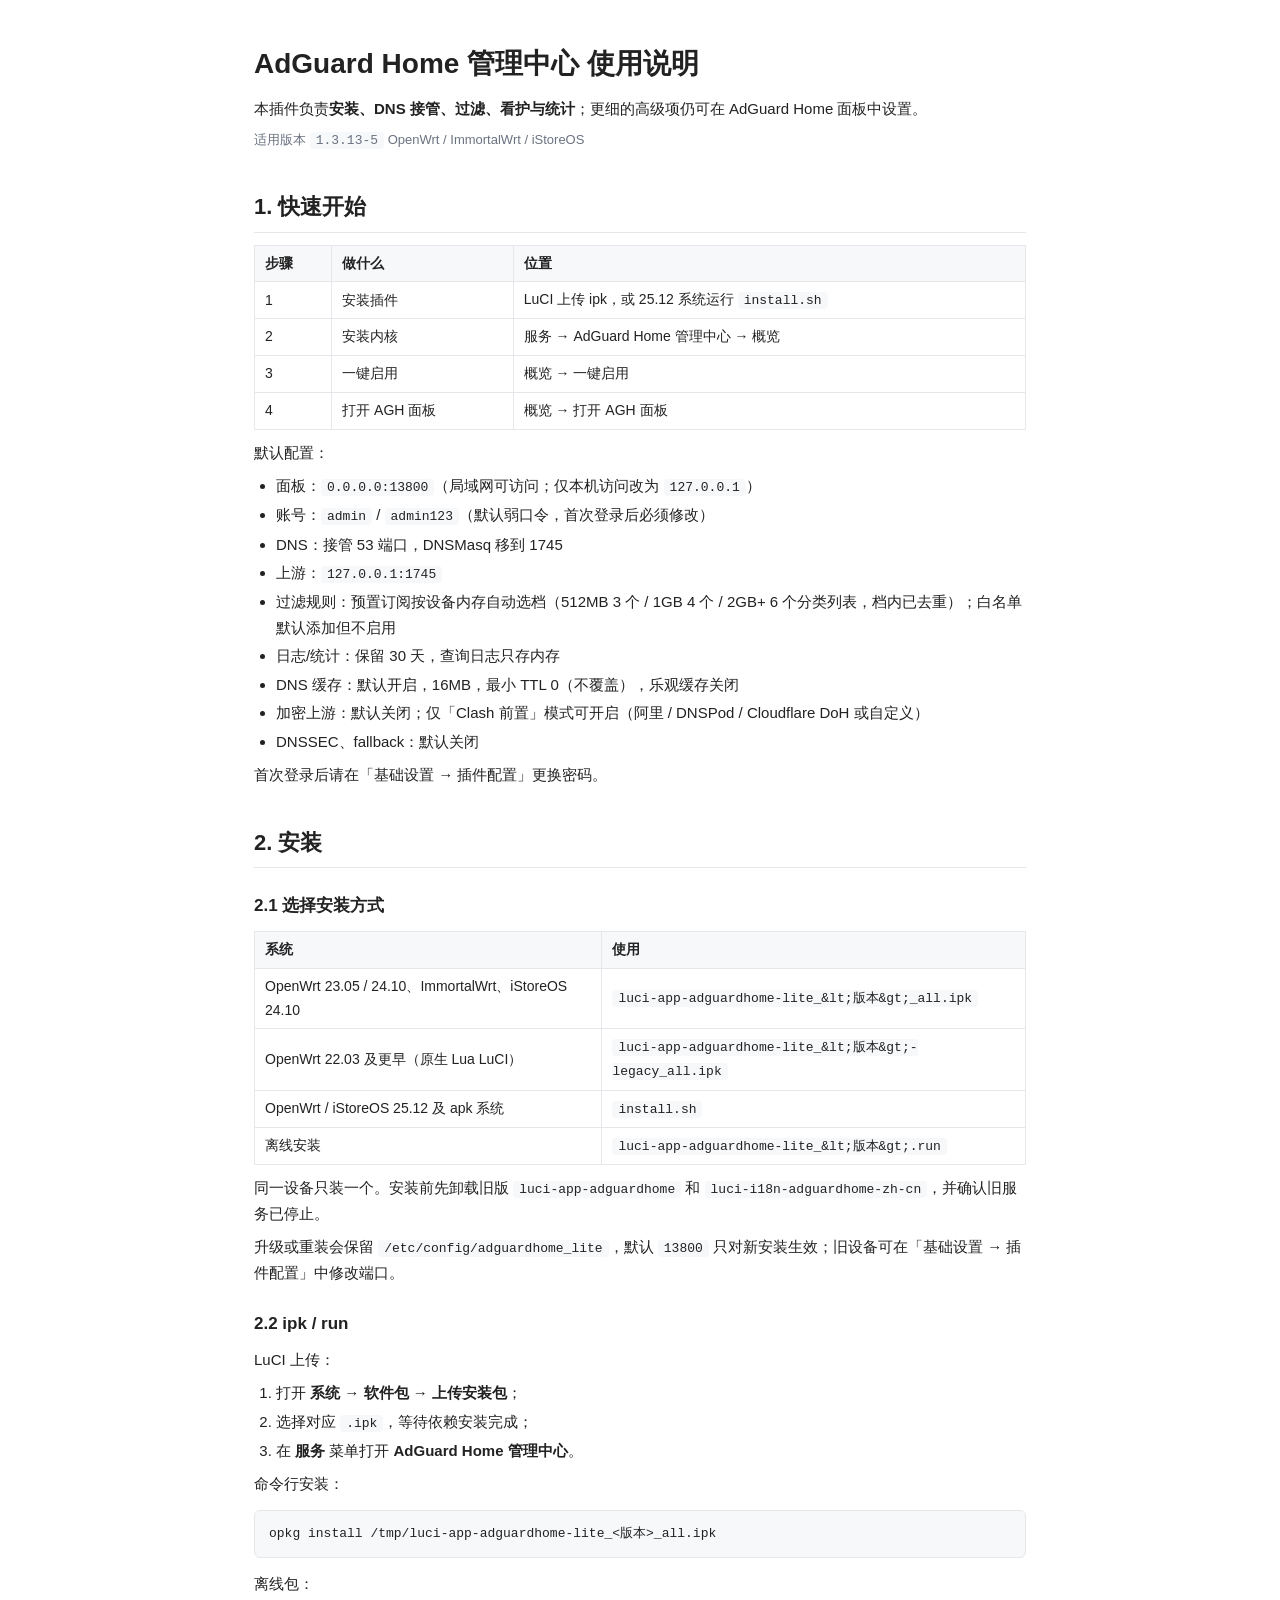
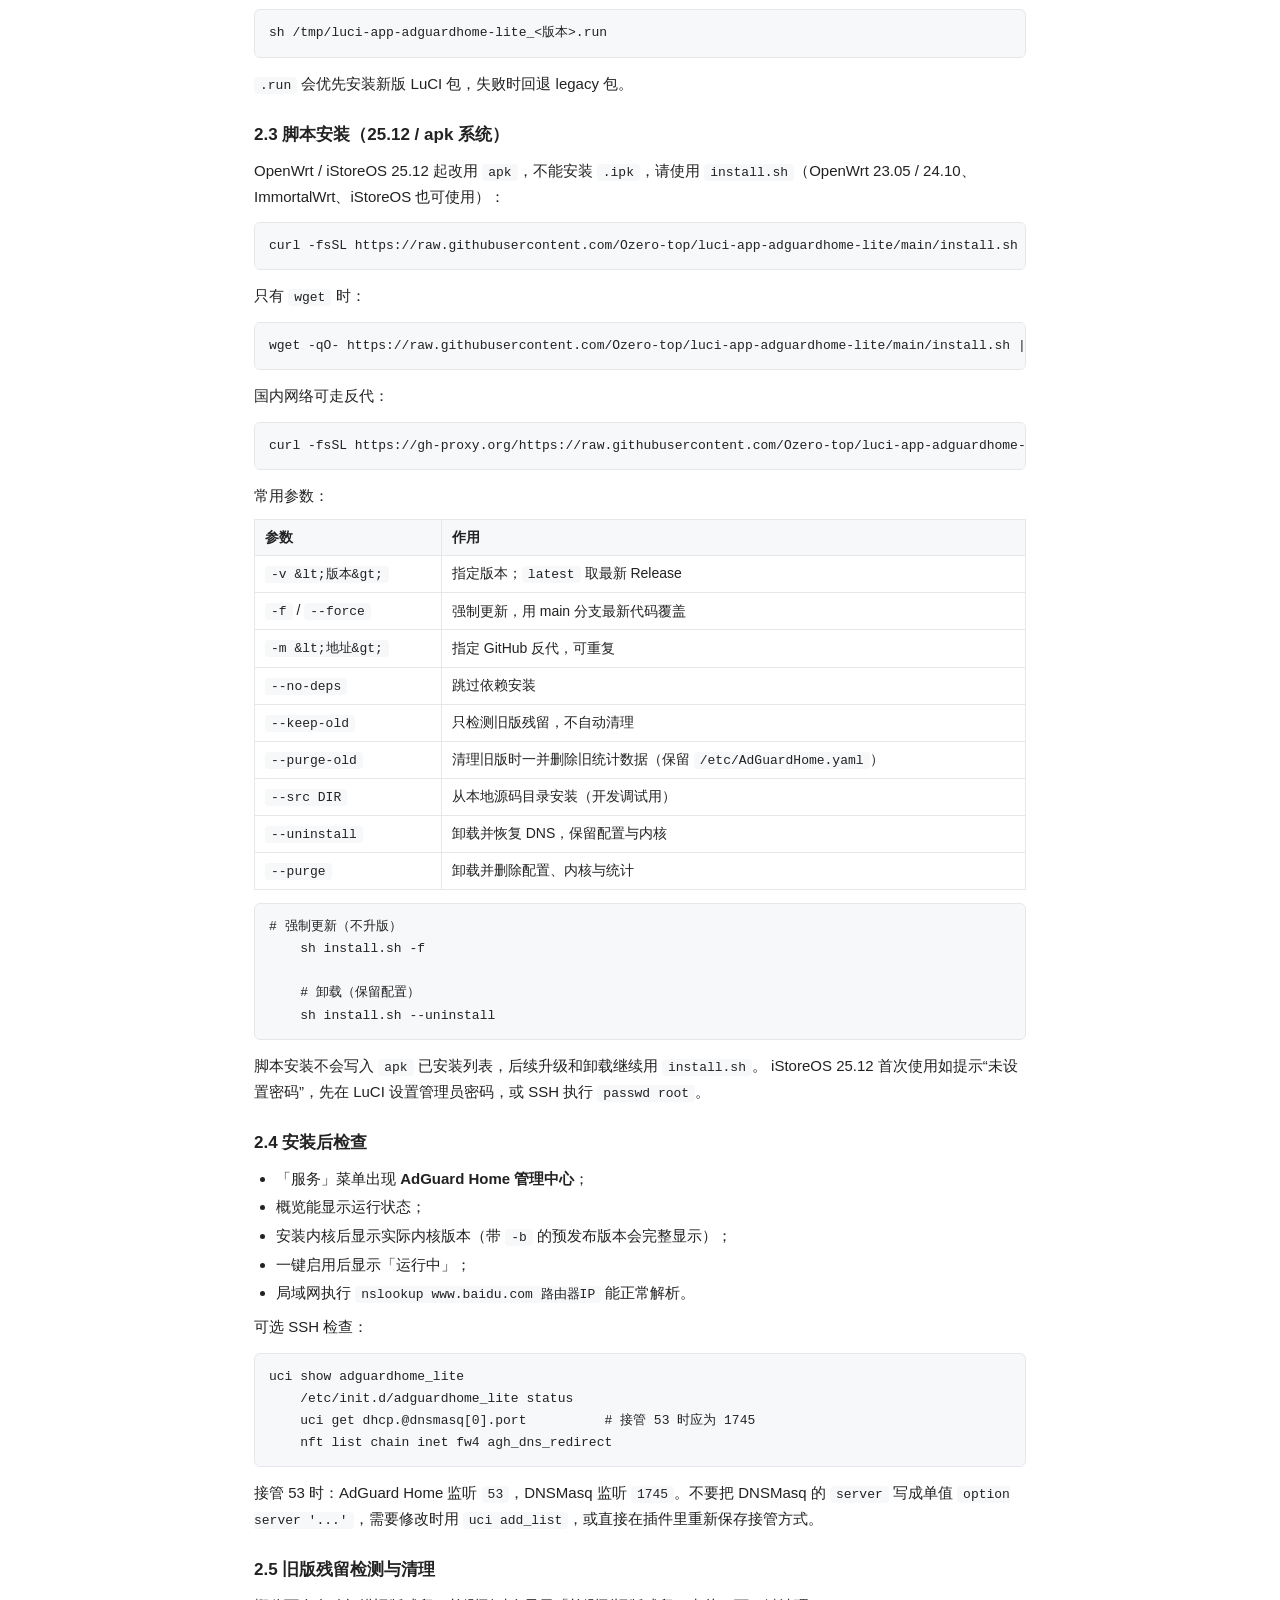
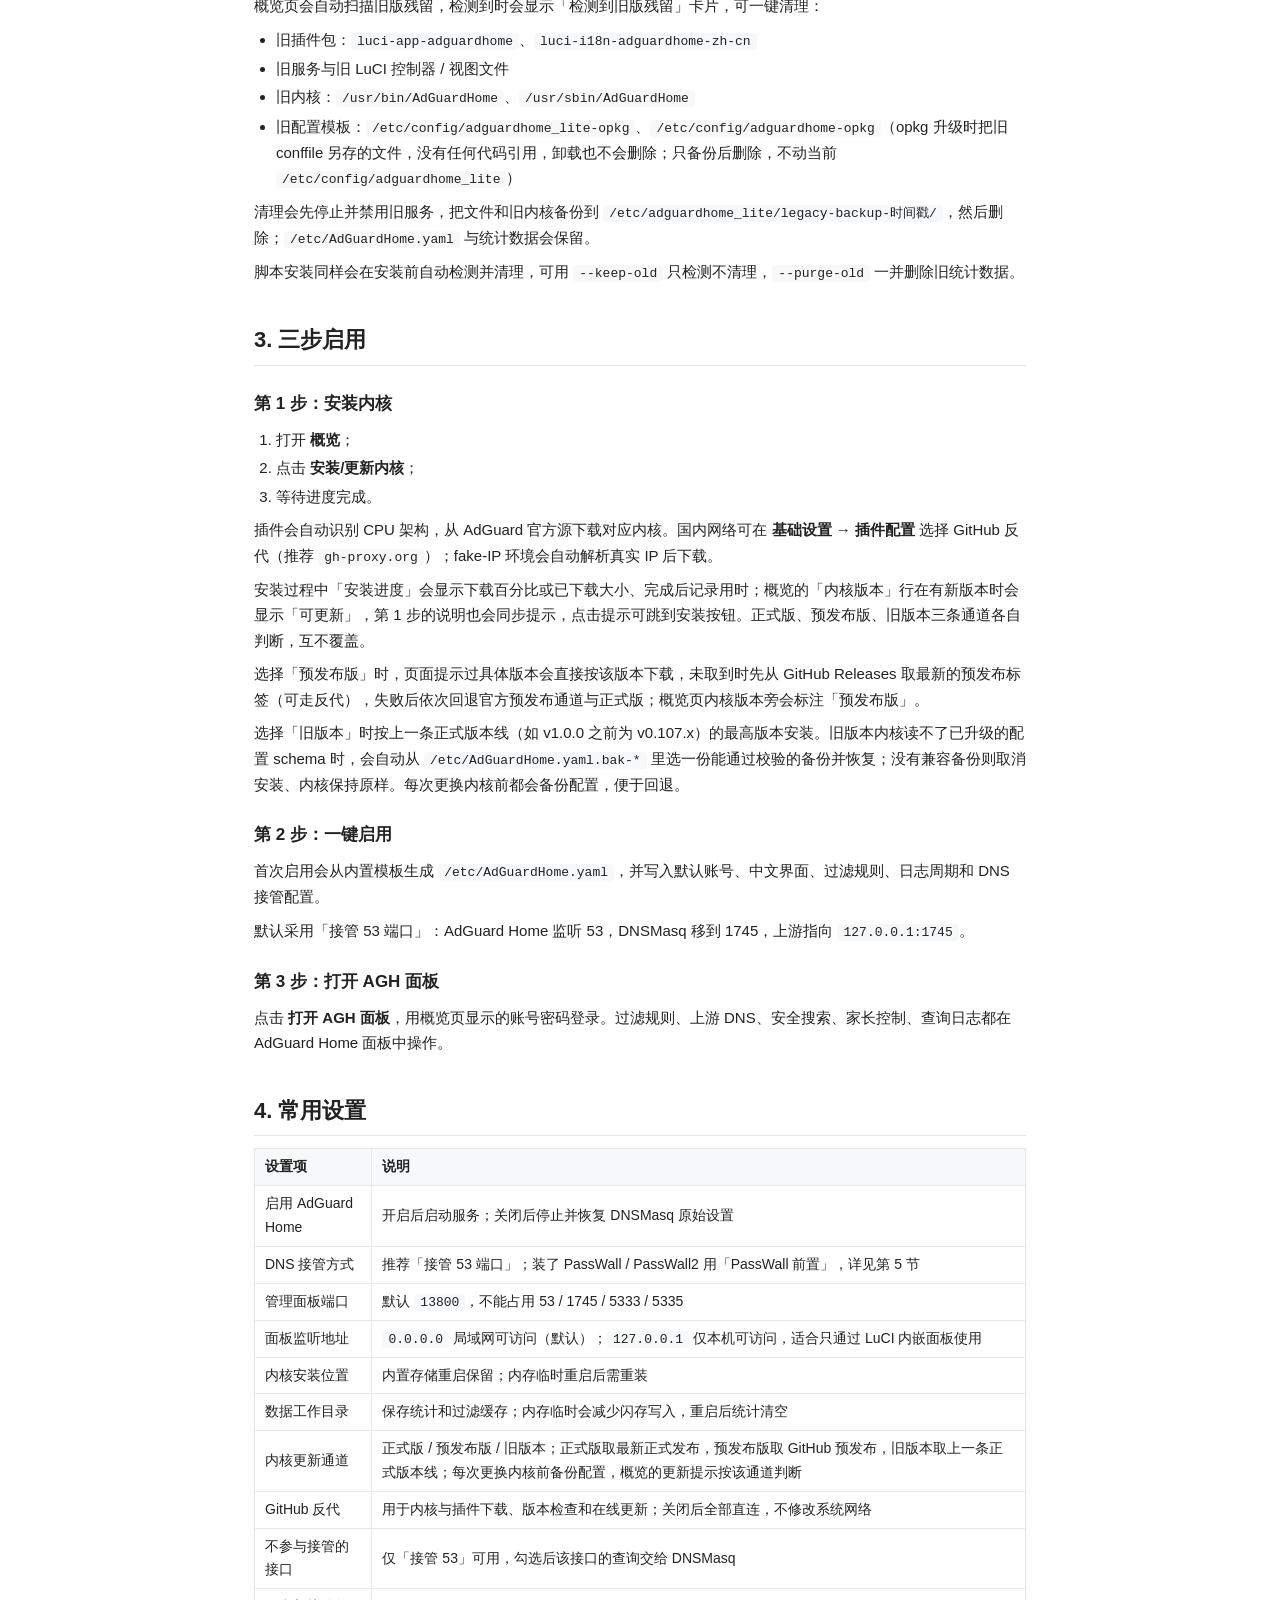
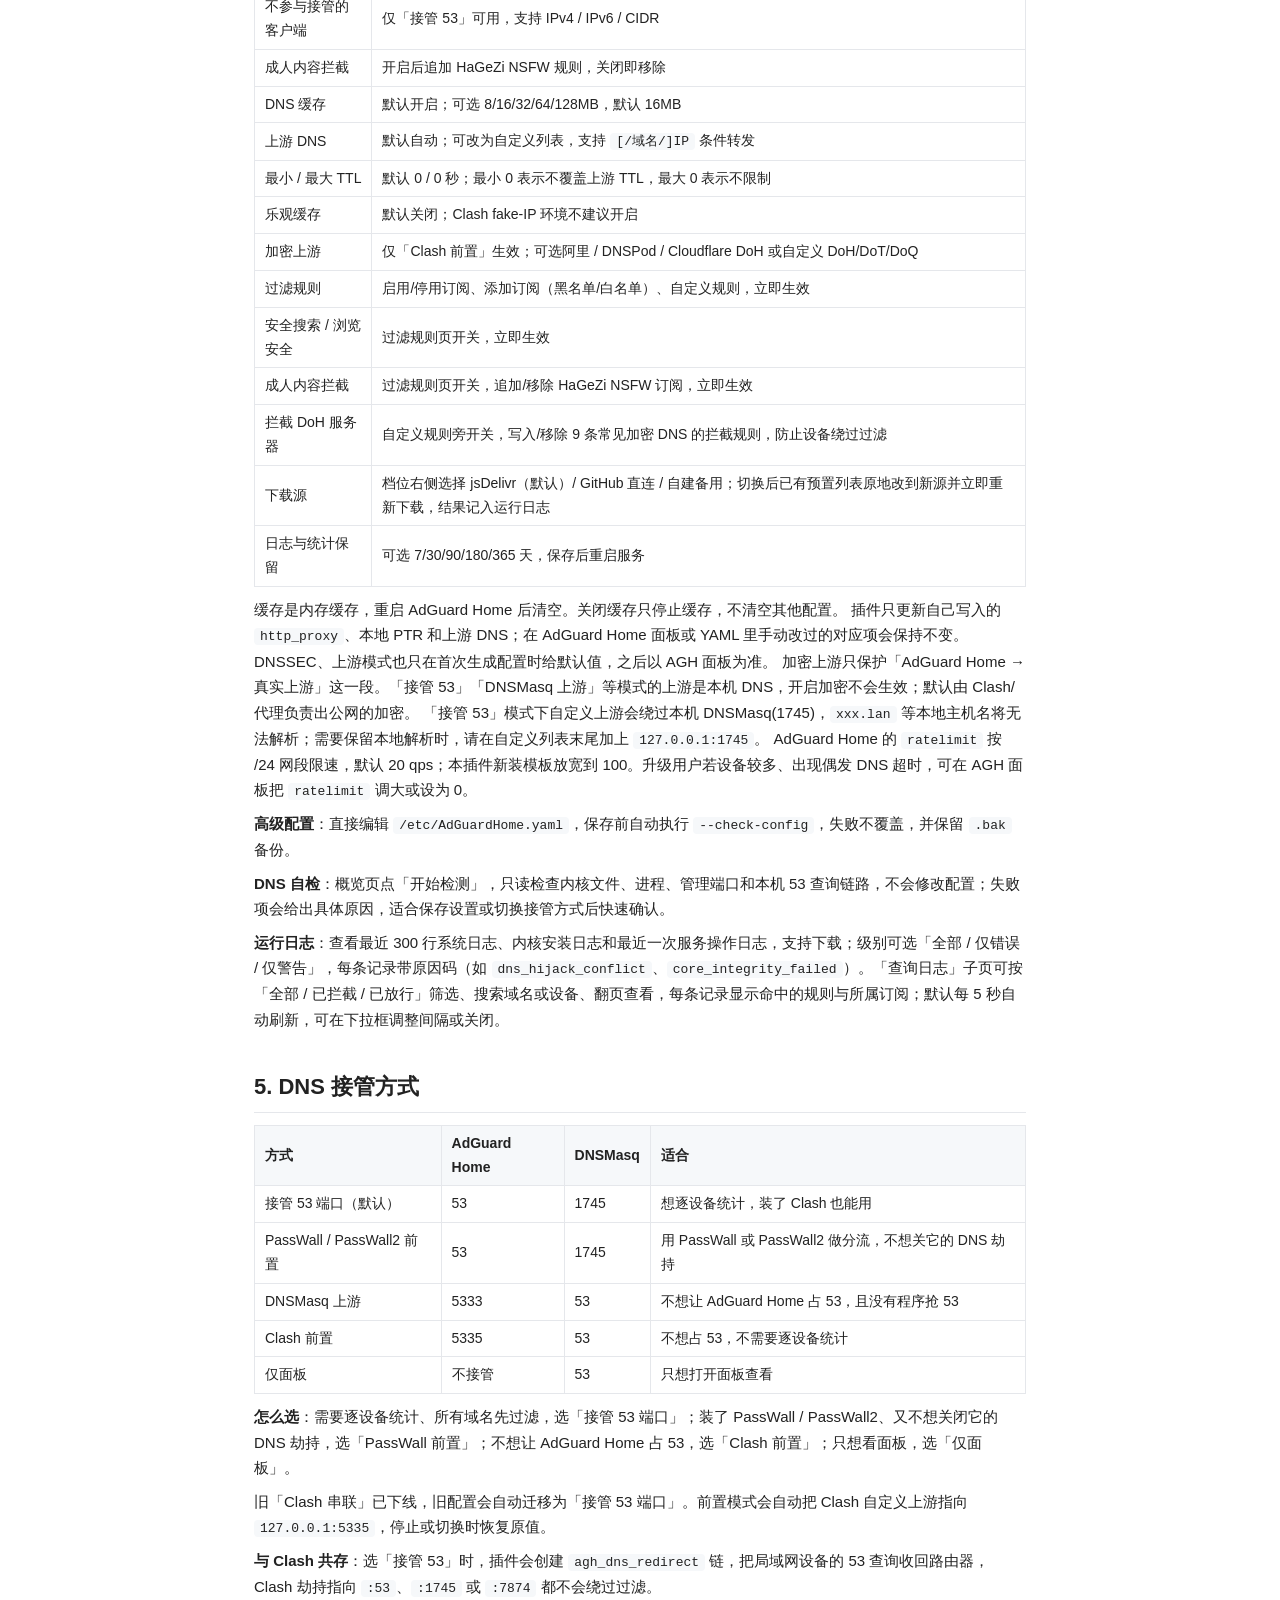
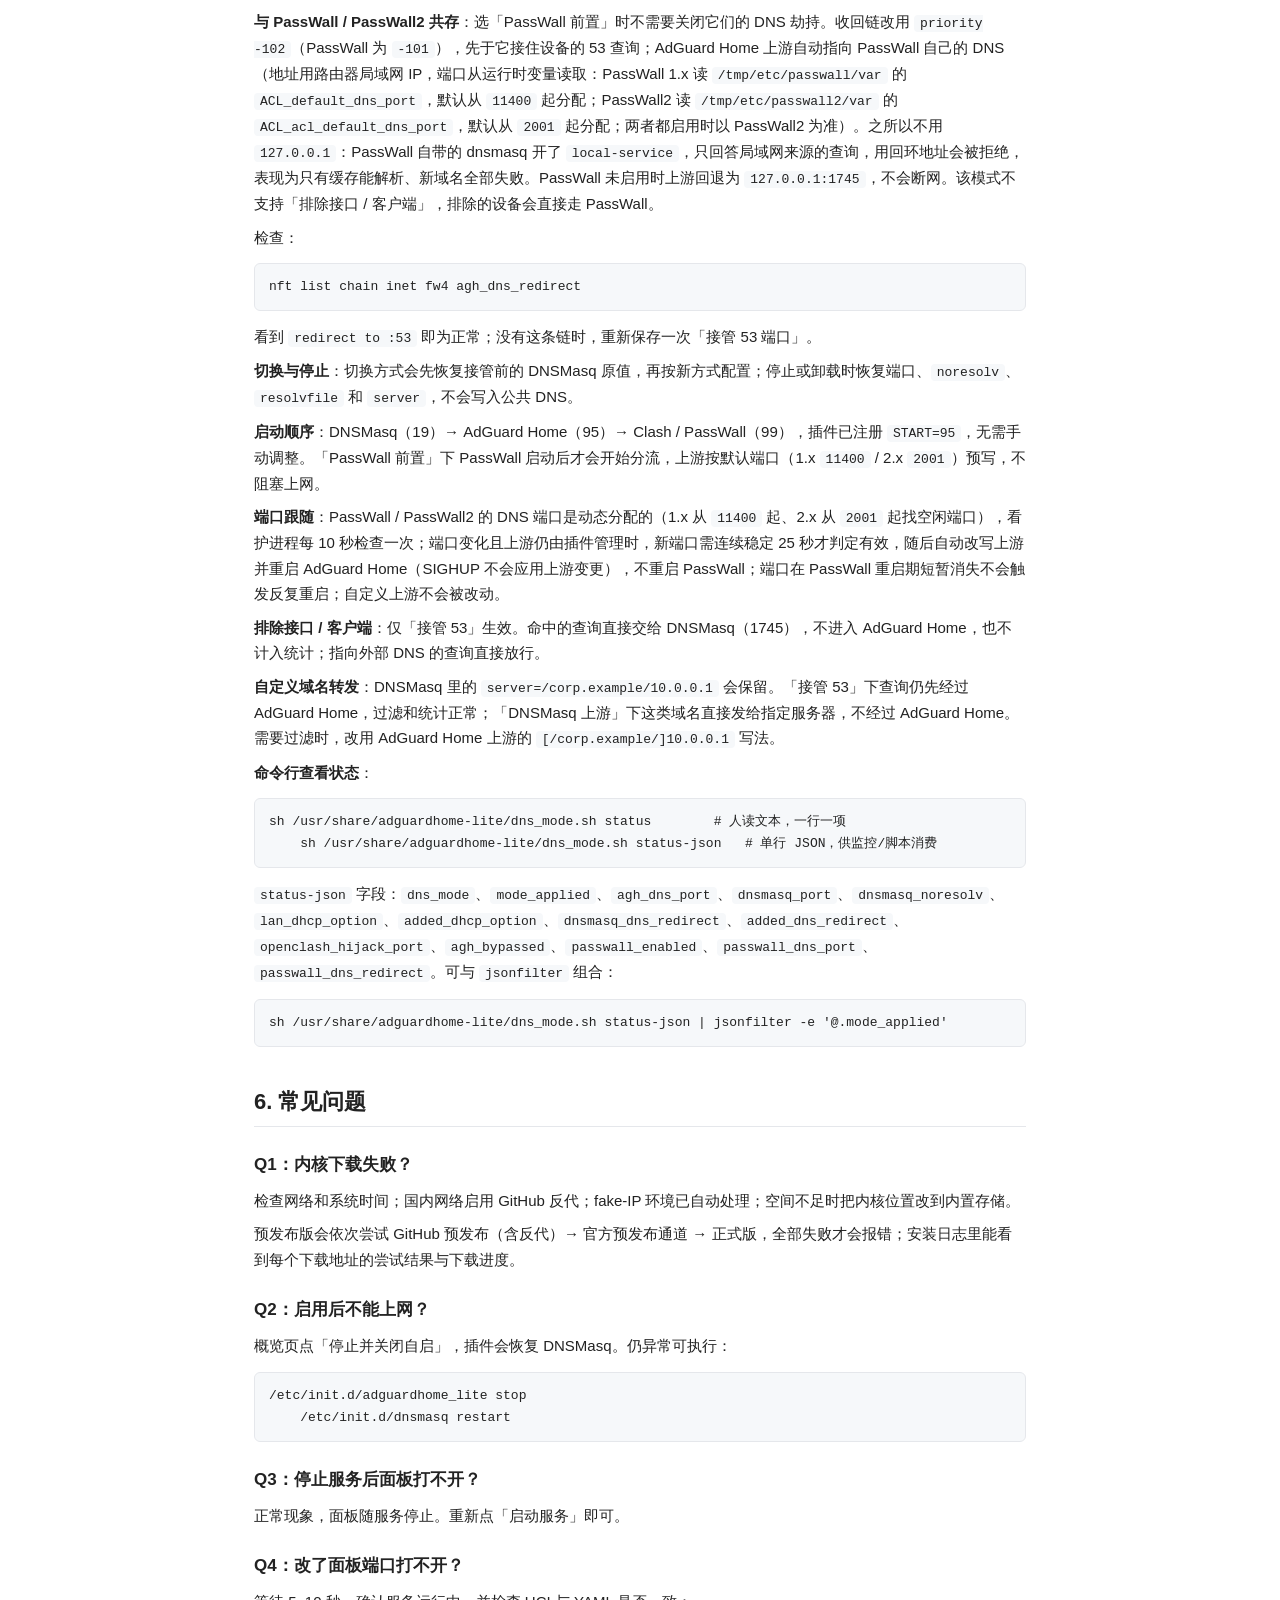
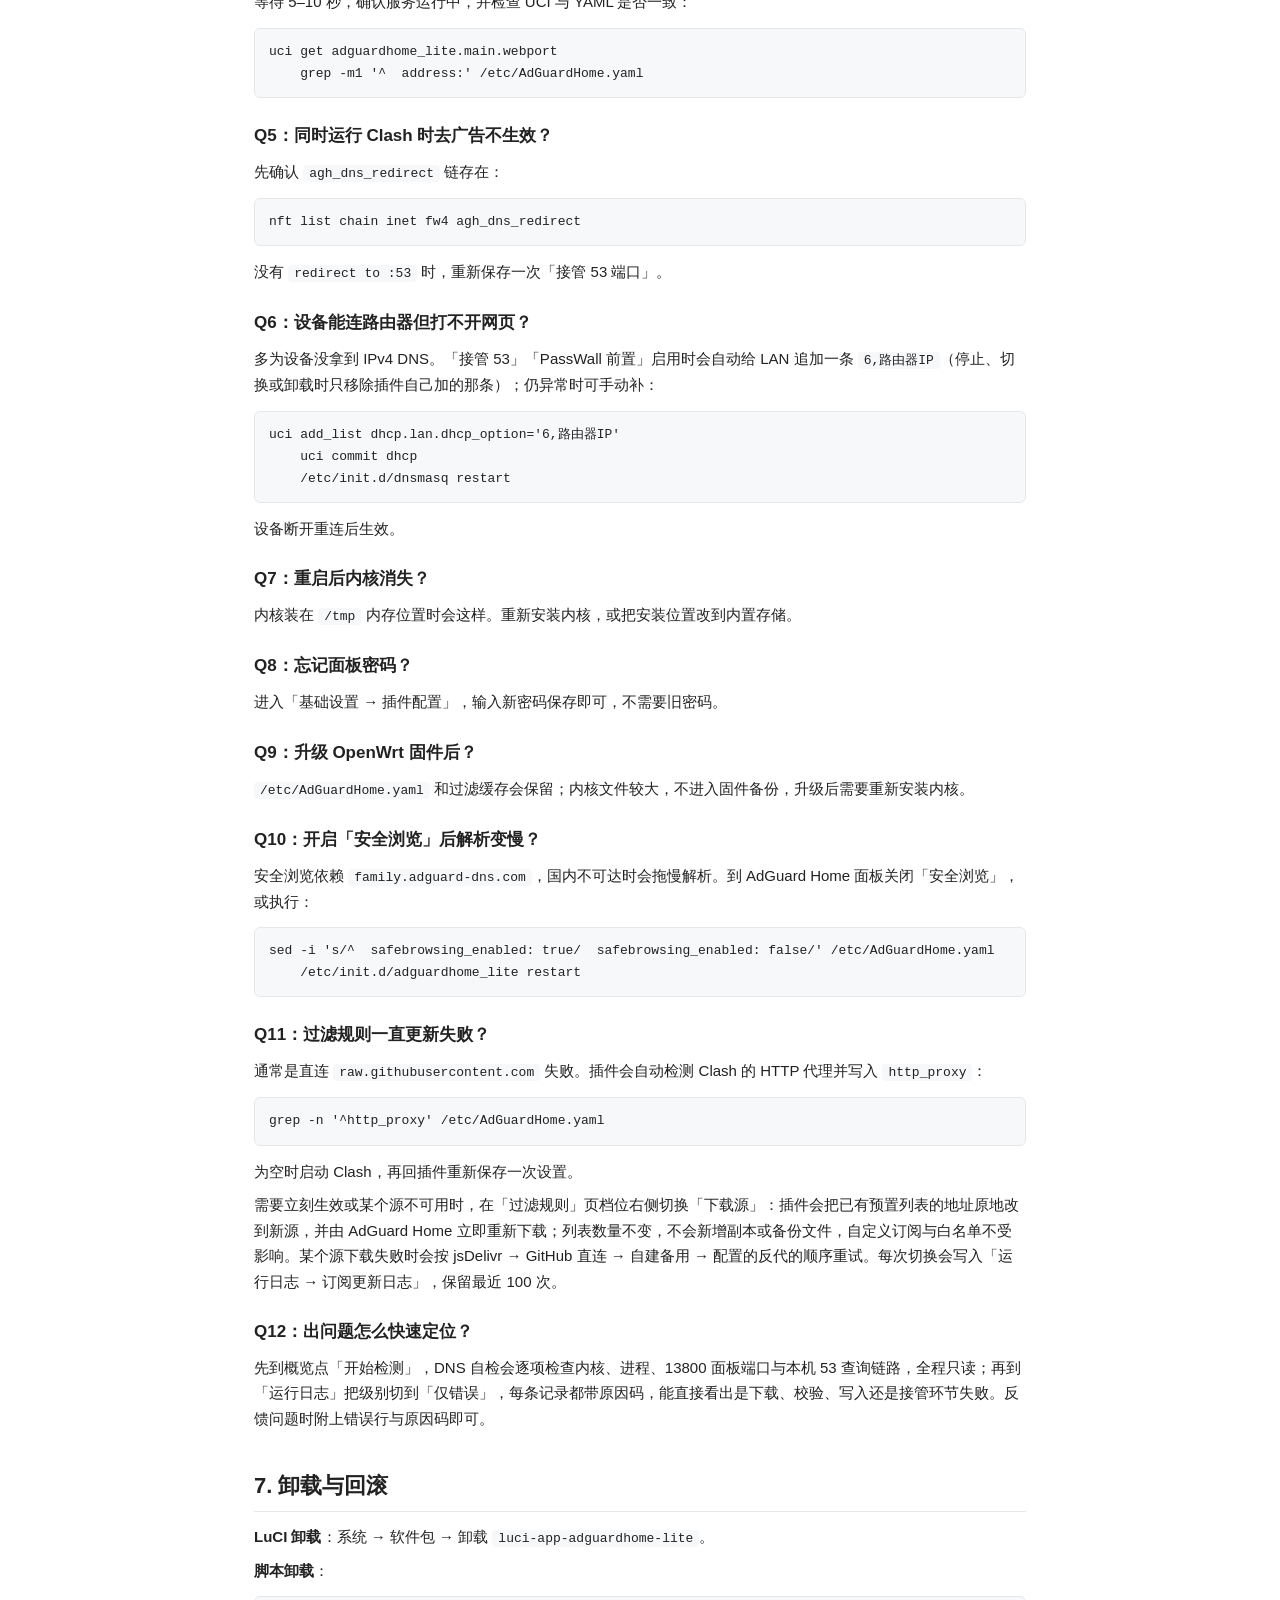
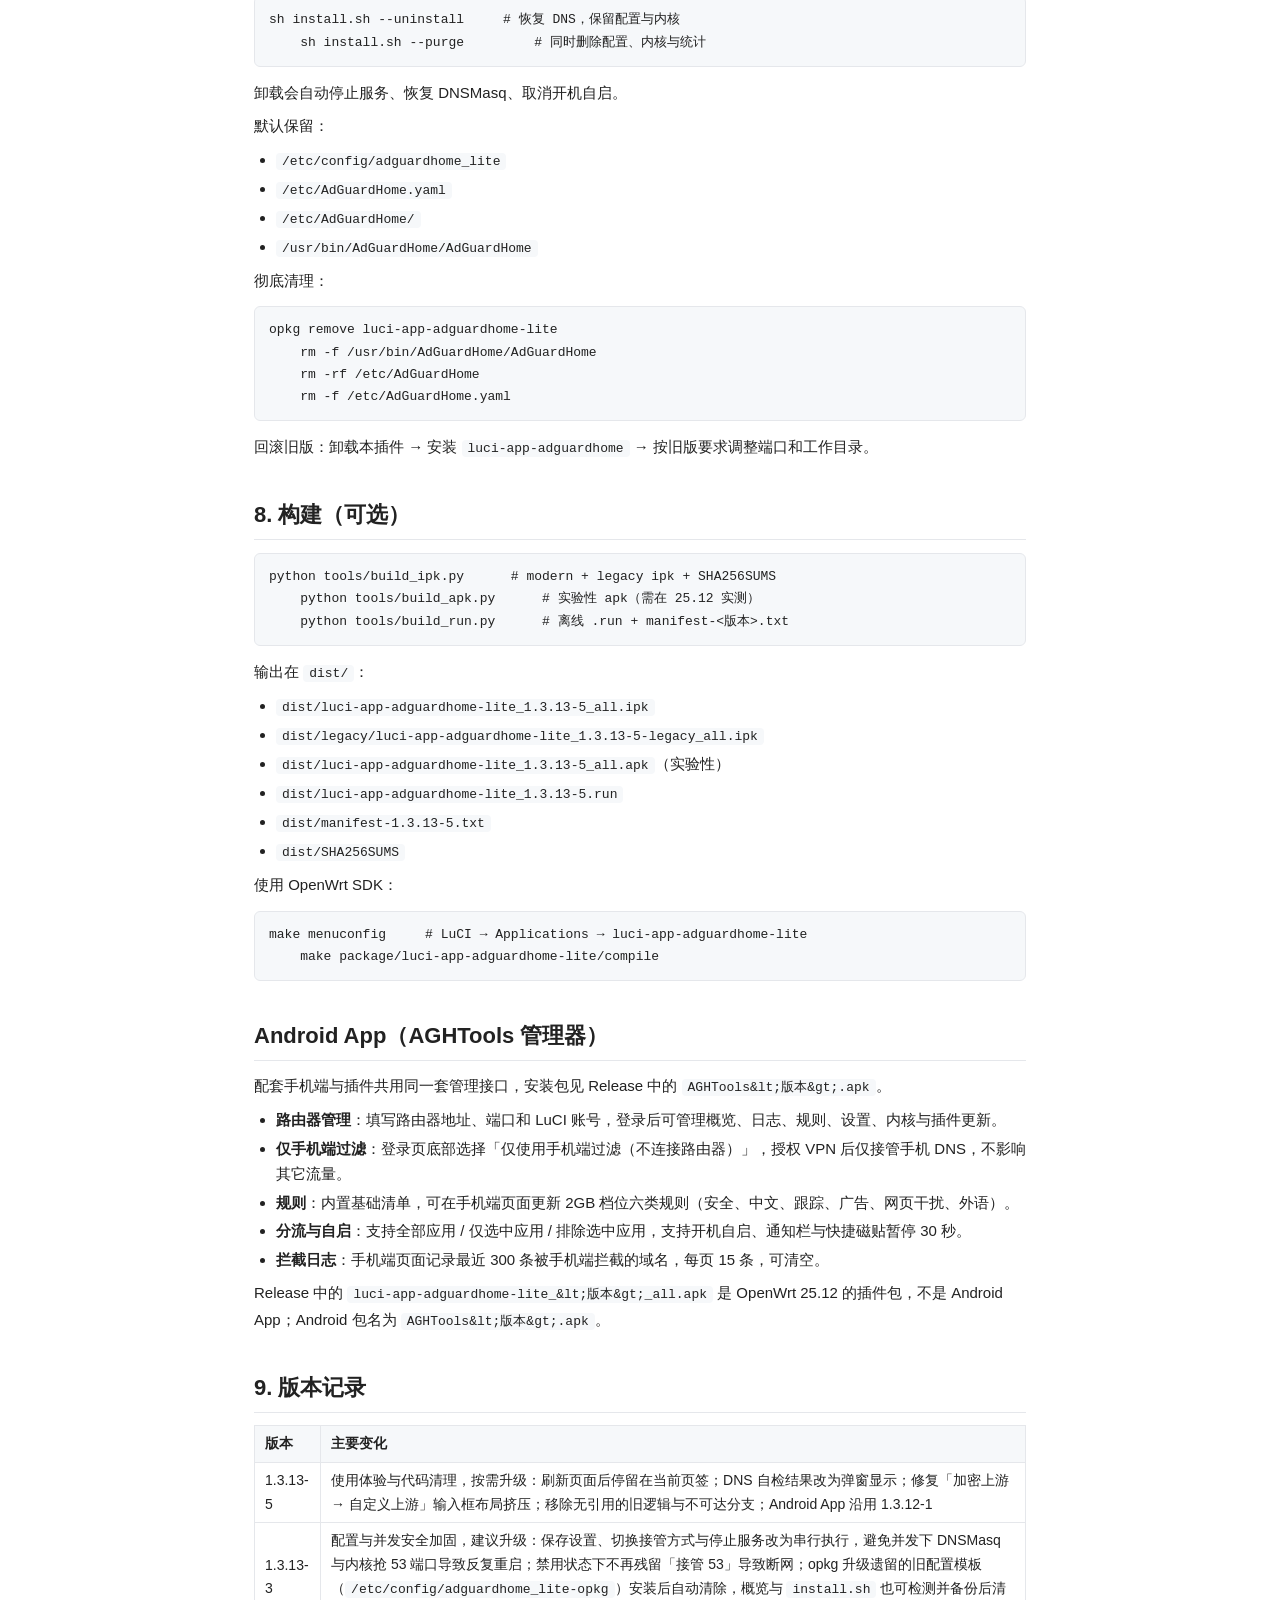
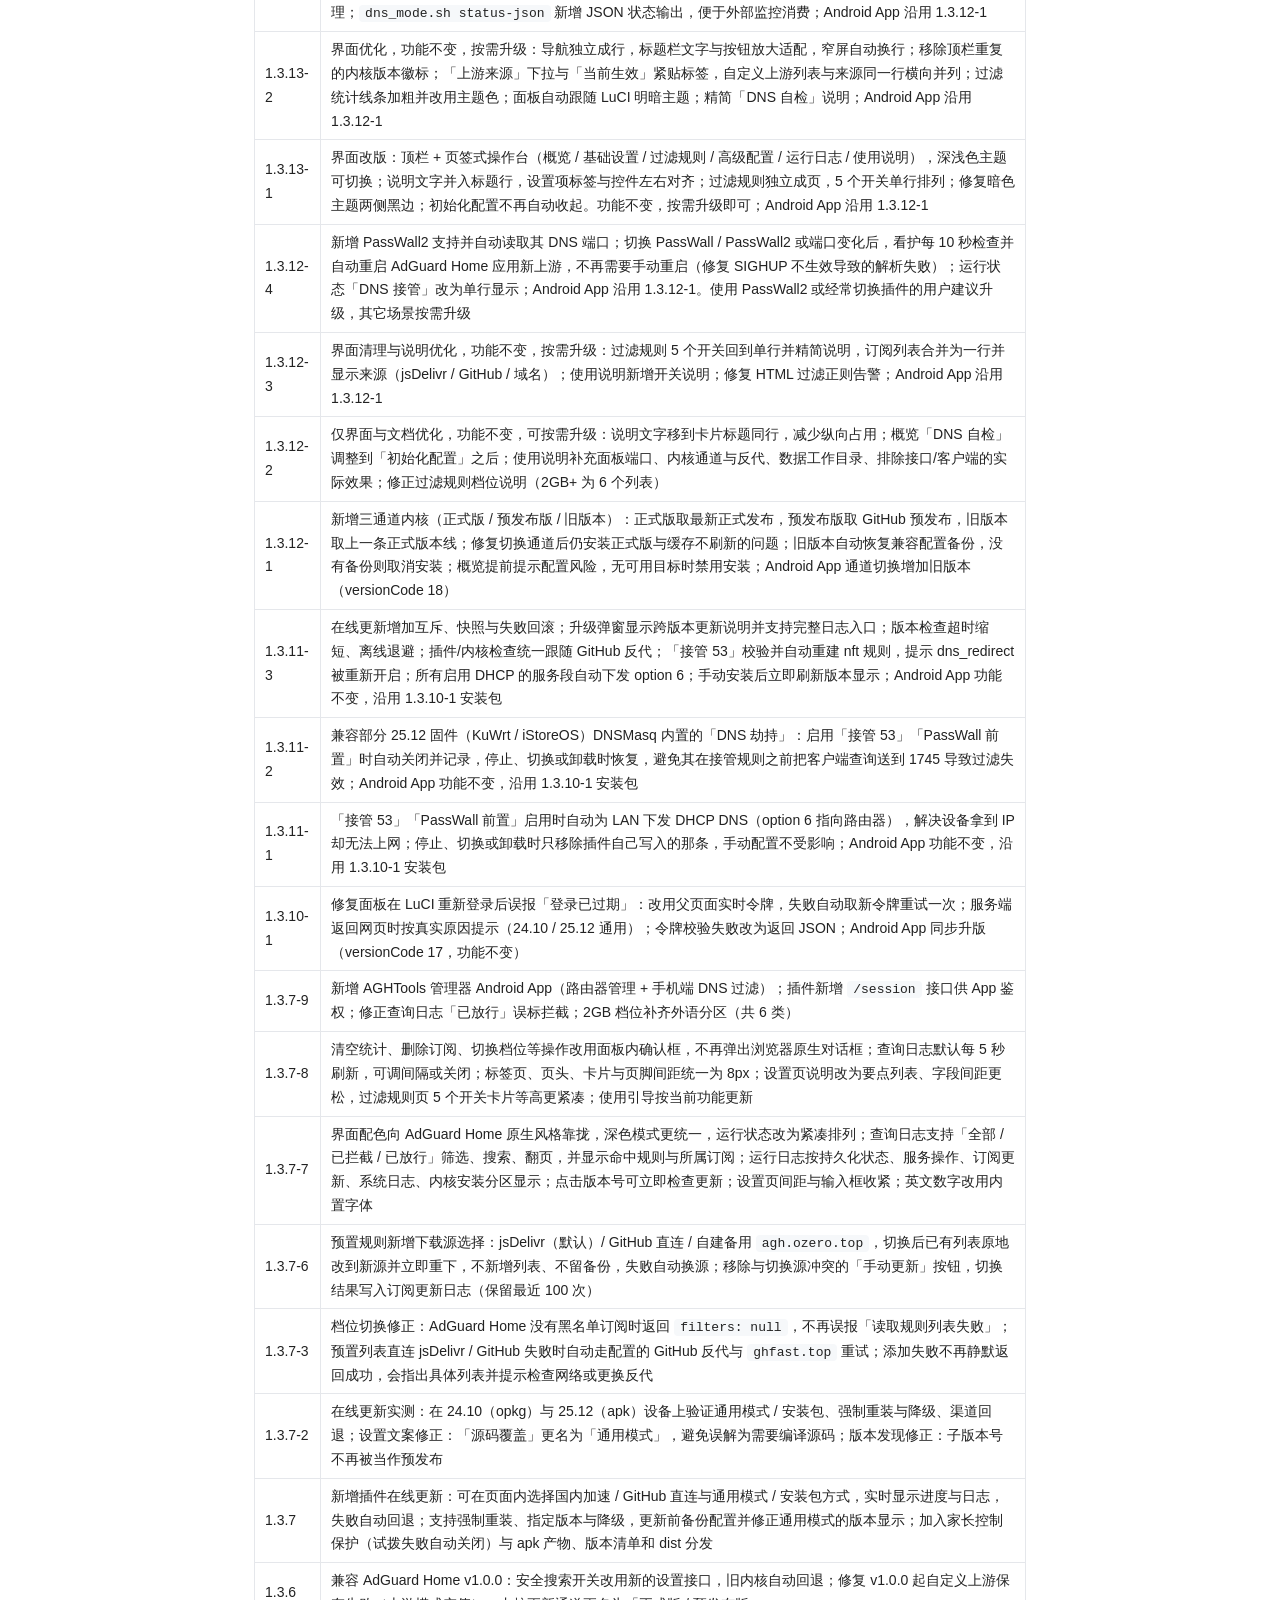
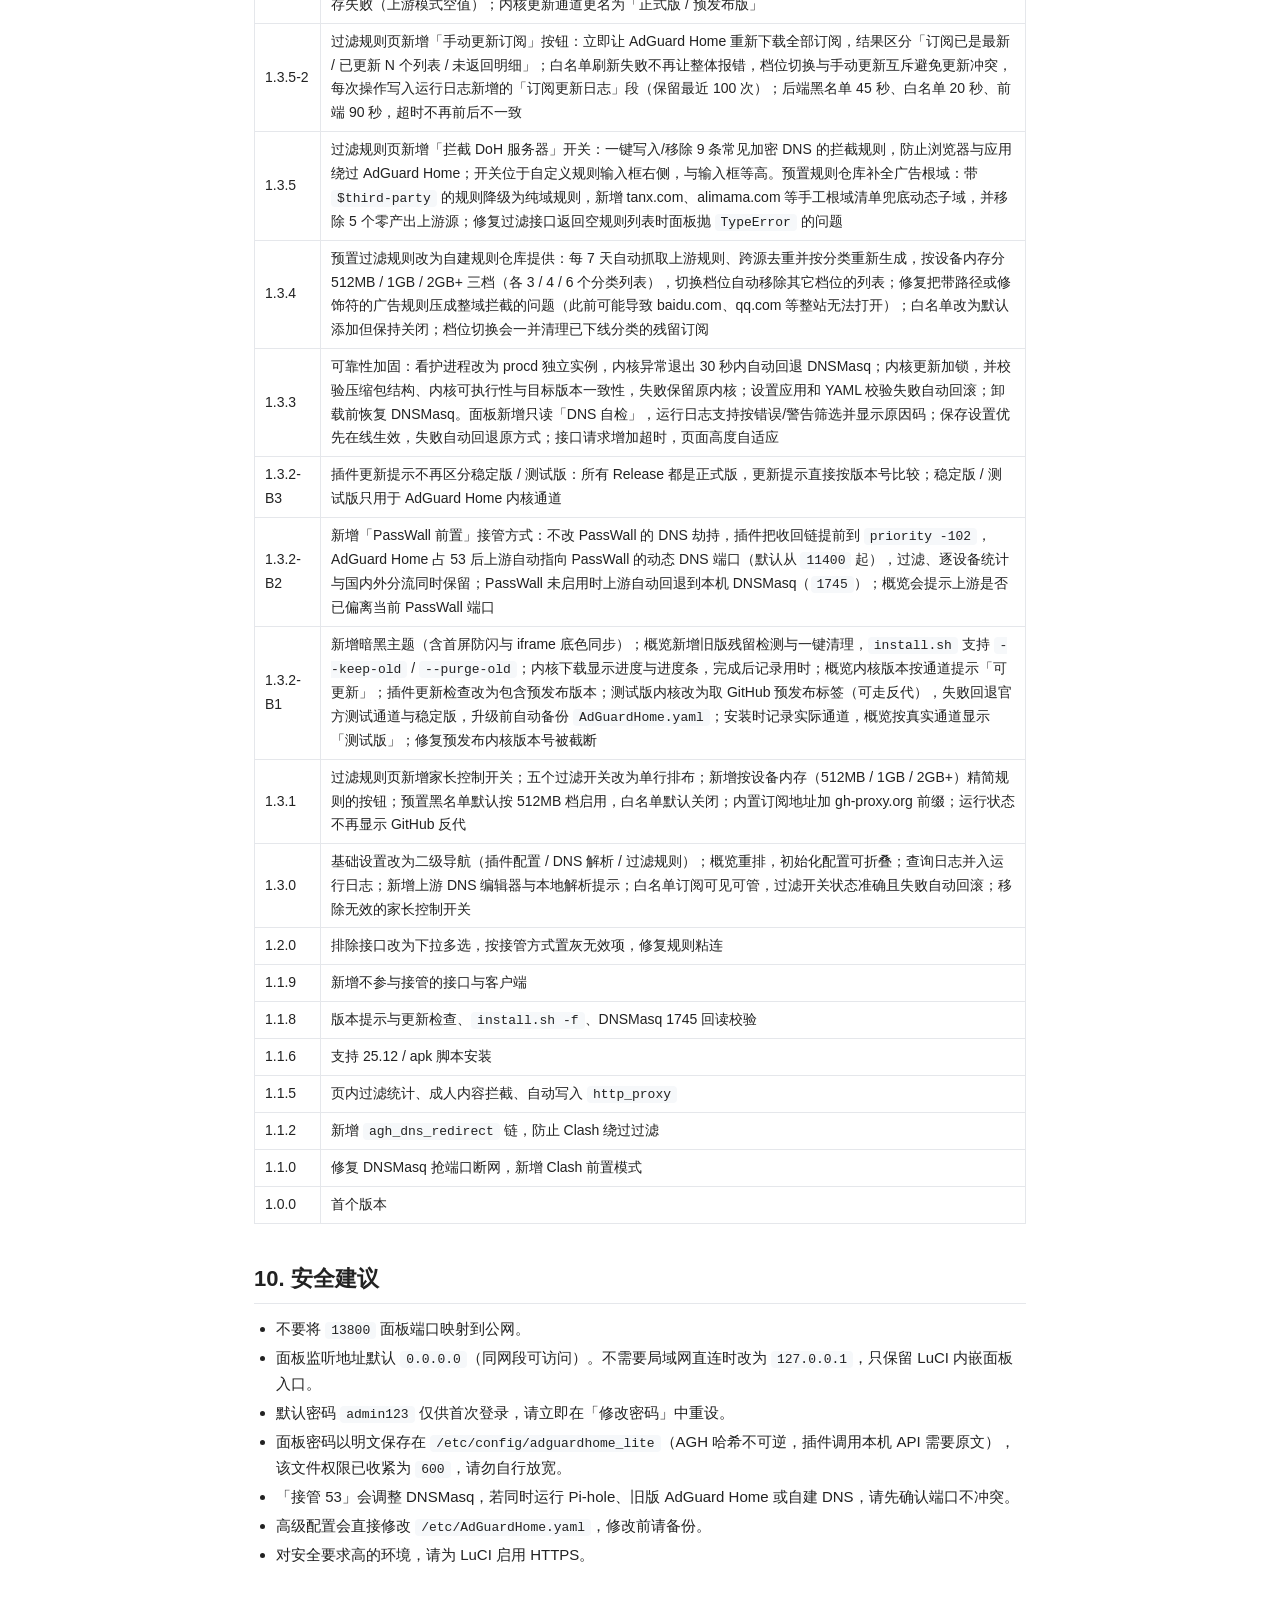
<file: docs/安装与使用说明.html>
<!DOCTYPE html>
<html lang="zh-CN">
<head>
  <meta charset="utf-8">
  <meta name="viewport" content="width=device-width,initial-scale=1">
  <title>安装与使用说明 · 1.3.13-5</title>
<style>
:root { color-scheme: light dark; --fg:#222; --bg:#fff; --code-bg:#f6f8fa; --border:#e5e7eb; --accent:#2563eb; }
@media (prefers-color-scheme: dark) { :root { --fg:#e5e7eb; --bg:#11151d; --code-bg:#1a2030; --border:#2a3142; --accent:#60a5fa; } }
* { box-sizing: border-box; }
body { margin: 0; font: 15px/1.7 -apple-system, BlinkMacSystemFont, "Segoe UI", Roboto, "Helvetica Neue", Arial, "PingFang SC", "Microsoft YaHei", sans-serif; color: var(--fg); background: var(--bg); }
main { max-width: 820px; margin: 40px auto; padding: 0 24px 60px; }
.doc-head h1 { margin: 0 0 8px; font-size: 28px; }
.doc-head .meta { color: #6b7280; font-size: 13px; }
h1, h2, h3 { color: var(--fg); }
h2 { margin: 36px 0 12px; padding-bottom: 6px; border-bottom: 1px solid var(--border); font-size: 22px; }
h3 { margin: 24px 0 8px; font-size: 17px; }
p { margin: 8px 0; }
ul, ol { padding-left: 22px; margin: 8px 0; }
li { margin: 3px 0; }
pre { background: var(--code-bg); border: 1px solid var(--border); border-radius: 6px; padding: 12px 14px; overflow-x: auto; font-size: 13px; }
code { font-family: "JetBrains Mono", Consolas, Menlo, monospace; font-size: 13px; }
:not(pre) > code { background: var(--code-bg); padding: 1px 6px; border-radius: 4px; }
blockquote { border-left: 3px solid var(--accent); padding: 2px 14px; margin: 10px 0; color: #6b7280; }
table { border-collapse: collapse; margin: 10px 0; width: 100%; font-size: 14px; }
th, td { border: 1px solid var(--border); padding: 6px 10px; text-align: left; }
th { background: var(--code-bg); }
hr { border: none; border-top: 1px solid var(--border); margin: 28px 0; }
footer { text-align: center; color: #6b7280; font-size: 12px; padding: 20px; border-top: 1px solid var(--border); }
</style>
</head>
<body>
  <main>
    <div class="doc-head">
      <h1>AdGuard Home 管理中心 使用说明</h1>
      <p>本插件负责<strong>安装、DNS 接管、过滤、看护与统计</strong>；更细的高级项仍可在 AdGuard Home 面板中设置。</p>
      <div class="meta">
        <span>适用版本 <code>1.3.13-5</code></span>
        <span>OpenWrt / ImmortalWrt / iStoreOS</span>
      </div>
    </div>
    <section class="card" id="s1">
      <h2 class="sec">1. 快速开始</h2>
    <div class="table-wrap">
      <table>
        <tr>
          <th>步骤</th>
          <th>做什么</th>
          <th>位置</th>
        </tr>
        <tr>
          <td>1</td>
          <td>安装插件</td>
          <td>LuCI 上传 ipk，或 25.12 系统运行 <code>install.sh</code></td>
        </tr>
        <tr>
          <td>2</td>
          <td>安装内核</td>
          <td>服务 → AdGuard Home 管理中心 → 概览</td>
        </tr>
        <tr>
          <td>3</td>
          <td>一键启用</td>
          <td>概览 → 一键启用</td>
        </tr>
        <tr>
          <td>4</td>
          <td>打开 AGH 面板</td>
          <td>概览 → 打开 AGH 面板</td>
        </tr>
      </table>
    </div>
    <p>默认配置：</p>
    <ul>
      <li>面板：<code>0.0.0.0:13800</code>（局域网可访问；仅本机访问改为 <code>127.0.0.1</code>）</li>
      <li>账号：<code>admin</code> / <code>admin123</code>（默认弱口令，首次登录后必须修改）</li>
      <li>DNS：接管 53 端口，DNSMasq 移到 1745</li>
      <li>上游：<code>127.0.0.1:1745</code></li>
      <li>过滤规则：预置订阅按设备内存自动选档（512MB 3 个 / 1GB 4 个 / 2GB+ 6 个分类列表，档内已去重）；白名单默认添加但不启用</li>
      <li>日志/统计：保留 30 天，查询日志只存内存</li>
      <li>DNS 缓存：默认开启，16MB，最小 TTL 0（不覆盖），乐观缓存关闭</li>
      <li>加密上游：默认关闭；仅「Clash 前置」模式可开启（阿里 / DNSPod / Cloudflare DoH 或自定义）</li>
      <li>DNSSEC、fallback：默认关闭</li>
    </ul>
    <p class="note">首次登录后请在「基础设置 → 插件配置」更换密码。</p>
    </section>
    <section class="card" id="s2">
      <h2 class="sec">2. 安装</h2>
    <h3>2.1 选择安装方式</h3>
    <div class="table-wrap">
      <table>
        <tr>
          <th>系统</th>
          <th>使用</th>
        </tr>
        <tr>
          <td>OpenWrt 23.05 / 24.10、ImmortalWrt、iStoreOS 24.10</td>
          <td><code>luci-app-adguardhome-lite_&amp;lt;版本&amp;gt;_all.ipk</code></td>
        </tr>
        <tr>
          <td>OpenWrt 22.03 及更早（原生 Lua LuCI）</td>
          <td><code>luci-app-adguardhome-lite_&amp;lt;版本&amp;gt;-legacy_all.ipk</code></td>
        </tr>
        <tr>
          <td>OpenWrt / iStoreOS 25.12 及 apk 系统</td>
          <td><code>install.sh</code></td>
        </tr>
        <tr>
          <td>离线安装</td>
          <td><code>luci-app-adguardhome-lite_&amp;lt;版本&amp;gt;.run</code></td>
        </tr>
      </table>
    </div>
    <p>同一设备只装一个。安装前先卸载旧版 <code>luci-app-adguardhome</code> 和 <code>luci-i18n-adguardhome-zh-cn</code>，并确认旧服务已停止。</p>
    <p class="note">升级或重装会保留 <code>/etc/config/adguardhome_lite</code>，默认 <code>13800</code> 只对新安装生效；旧设备可在「基础设置 → 插件配置」中修改端口。</p>
    <h3>2.2 ipk / run</h3>
    <p>LuCI 上传：</p>
    <ol>
      <li>打开 <strong>系统 → 软件包 → 上传安装包</strong>；</li>
      <li>选择对应 <code>.ipk</code>，等待依赖安装完成；</li>
      <li>在 <strong>服务</strong> 菜单打开 <strong>AdGuard Home 管理中心</strong>。</li>
    </ol>
    <p>命令行安装：</p>
    <pre><code class="language-sh">opkg install /tmp/luci-app-adguardhome-lite_&lt;版本&gt;_all.ipk</code></pre>
    <p>离线包：</p>
    <pre><code class="language-sh">sh /tmp/luci-app-adguardhome-lite_&lt;版本&gt;.run</code></pre>
    <p><code>.run</code> 会优先安装新版 LuCI 包，失败时回退 legacy 包。</p>
    <h3>2.3 脚本安装（25.12 / apk 系统）</h3>
    <p>OpenWrt / iStoreOS 25.12 起改用 <code>apk</code>，不能安装 <code>.ipk</code>，请使用 <code>install.sh</code>（OpenWrt 23.05 / 24.10、ImmortalWrt、iStoreOS 也可使用）：</p>
    <pre><code class="language-sh">curl -fsSL https://raw.githubusercontent.com/Ozero-top/luci-app-adguardhome-lite/main/install.sh | sh</code></pre>
    <p>只有 <code>wget</code> 时：</p>
    <pre><code class="language-sh">wget -qO- https://raw.githubusercontent.com/Ozero-top/luci-app-adguardhome-lite/main/install.sh | sh</code></pre>
    <p>国内网络可走反代：</p>
    <pre><code class="language-sh">curl -fsSL https://gh-proxy.org/https://raw.githubusercontent.com/Ozero-top/luci-app-adguardhome-lite/main/install.sh | sh -s -- -m https://gh-proxy.org</code></pre>
    <p>常用参数：</p>
    <div class="table-wrap">
      <table>
        <tr>
          <th>参数</th>
          <th>作用</th>
        </tr>
        <tr>
          <td><code>-v &amp;lt;版本&amp;gt;</code></td>
          <td>指定版本；<code>latest</code> 取最新 Release</td>
        </tr>
        <tr>
          <td><code>-f</code> / <code>--force</code></td>
          <td>强制更新，用 main 分支最新代码覆盖</td>
        </tr>
        <tr>
          <td><code>-m &amp;lt;地址&amp;gt;</code></td>
          <td>指定 GitHub 反代，可重复</td>
        </tr>
        <tr>
          <td><code>--no-deps</code></td>
          <td>跳过依赖安装</td>
        </tr>
        <tr>
          <td><code>--keep-old</code></td>
          <td>只检测旧版残留，不自动清理</td>
        </tr>
        <tr>
          <td><code>--purge-old</code></td>
          <td>清理旧版时一并删除旧统计数据（保留 <code>/etc/AdGuardHome.yaml</code>）</td>
        </tr>
        <tr>
          <td><code>--src DIR</code></td>
          <td>从本地源码目录安装（开发调试用）</td>
        </tr>
        <tr>
          <td><code>--uninstall</code></td>
          <td>卸载并恢复 DNS，保留配置与内核</td>
        </tr>
        <tr>
          <td><code>--purge</code></td>
          <td>卸载并删除配置、内核与统计</td>
        </tr>
      </table>
    </div>
    <pre><code class="language-sh"># 强制更新（不升版）
    sh install.sh -f

    # 卸载（保留配置）
    sh install.sh --uninstall</code></pre>
    <p class="note">脚本安装不会写入 <code>apk</code> 已安装列表，后续升级和卸载继续用 <code>install.sh</code>。  iStoreOS 25.12 首次使用如提示“未设置密码”，先在 LuCI 设置管理员密码，或 SSH 执行 <code>passwd root</code>。</p>
    <h3>2.4 安装后检查</h3>
    <ul>
      <li>「服务」菜单出现 <strong>AdGuard Home 管理中心</strong>；</li>
      <li>概览能显示运行状态；</li>
      <li>安装内核后显示实际内核版本（带 <code>-b</code> 的预发布版本会完整显示）；</li>
      <li>一键启用后显示「运行中」；</li>
      <li>局域网执行 <code>nslookup www.baidu.com 路由器IP</code> 能正常解析。</li>
    </ul>
    <p>可选 SSH 检查：</p>
    <pre><code class="language-sh">uci show adguardhome_lite
    /etc/init.d/adguardhome_lite status
    uci get dhcp.@dnsmasq[0].port          # 接管 53 时应为 1745
    nft list chain inet fw4 agh_dns_redirect</code></pre>
    <p class="warn">接管 53 时：AdGuard Home 监听 <code>53</code>，DNSMasq 监听 <code>1745</code>。不要把 DNSMasq 的 <code>server</code> 写成单值 <code>option server '...'</code>，需要修改时用 <code>uci add_list</code>，或直接在插件里重新保存接管方式。</p>
    <h3>2.5 旧版残留检测与清理</h3>
    <p>概览页会自动扫描旧版残留，检测到时会显示「检测到旧版残留」卡片，可一键清理：</p>
    <ul>
      <li>旧插件包：<code>luci-app-adguardhome</code>、<code>luci-i18n-adguardhome-zh-cn</code></li>
      <li>旧服务与旧 LuCI 控制器 / 视图文件</li>
      <li>旧内核：<code>/usr/bin/AdGuardHome</code>、<code>/usr/sbin/AdGuardHome</code></li>
      <li>旧配置模板：<code>/etc/config/adguardhome_lite-opkg</code>、<code>/etc/config/adguardhome-opkg</code>（opkg 升级时把旧 conffile 另存的文件，没有任何代码引用，卸载也不会删除；只备份后删除，不动当前 <code>/etc/config/adguardhome_lite</code>）</li>
    </ul>
    <p>清理会先停止并禁用旧服务，把文件和旧内核备份到 <code>/etc/adguardhome_lite/legacy-backup-时间戳/</code>，然后删除；<code>/etc/AdGuardHome.yaml</code> 与统计数据会保留。</p>
    <p>脚本安装同样会在安装前自动检测并清理，可用 <code>--keep-old</code> 只检测不清理，<code>--purge-old</code> 一并删除旧统计数据。</p>
    </section>
    <section class="card" id="s3">
      <h2 class="sec">3. 三步启用</h2>
    <h3>第 1 步：安装内核</h3>
    <ol>
      <li>打开 <strong>概览</strong>；</li>
      <li>点击 <strong>安装/更新内核</strong>；</li>
      <li>等待进度完成。</li>
    </ol>
    <p>插件会自动识别 CPU 架构，从 AdGuard 官方源下载对应内核。国内网络可在 <strong>基础设置 → 插件配置</strong> 选择 GitHub 反代（推荐 <code>gh-proxy.org</code>）；fake-IP 环境会自动解析真实 IP 后下载。</p>
    <p>安装过程中「安装进度」会显示下载百分比或已下载大小、完成后记录用时；概览的「内核版本」行在有新版本时会显示「可更新」，第 1 步的说明也会同步提示，点击提示可跳到安装按钮。正式版、预发布版、旧版本三条通道各自判断，互不覆盖。</p>
    <p>选择「预发布版」时，页面提示过具体版本会直接按该版本下载，未取到时先从 GitHub Releases 取最新的预发布标签（可走反代），失败后依次回退官方预发布通道与正式版；概览页内核版本旁会标注「预发布版」。</p>
    <p>选择「旧版本」时按上一条正式版本线（如 v1.0.0 之前为 v0.107.x）的最高版本安装。旧版本内核读不了已升级的配置 schema 时，会自动从 <code>/etc/AdGuardHome.yaml.bak-*</code> 里选一份能通过校验的备份并恢复；没有兼容备份则取消安装、内核保持原样。每次更换内核前都会备份配置，便于回退。</p>
    <h3>第 2 步：一键启用</h3>
    <p>首次启用会从内置模板生成 <code>/etc/AdGuardHome.yaml</code>，并写入默认账号、中文界面、过滤规则、日志周期和 DNS 接管配置。</p>
    <p>默认采用「接管 53 端口」：AdGuard Home 监听 53，DNSMasq 移到 1745，上游指向 <code>127.0.0.1:1745</code>。</p>
    <h3>第 3 步：打开 AGH 面板</h3>
    <p>点击 <strong>打开 AGH 面板</strong>，用概览页显示的账号密码登录。过滤规则、上游 DNS、安全搜索、家长控制、查询日志都在 AdGuard Home 面板中操作。</p>
    </section>
    <section class="card" id="s4">
      <h2 class="sec">4. 常用设置</h2>
    <div class="table-wrap">
      <table>
        <tr>
          <th>设置项</th>
          <th>说明</th>
        </tr>
        <tr>
          <td>启用 AdGuard Home</td>
          <td>开启后启动服务；关闭后停止并恢复 DNSMasq 原始设置</td>
        </tr>
        <tr>
          <td>DNS 接管方式</td>
          <td>推荐「接管 53 端口」；装了 PassWall / PassWall2 用「PassWall 前置」，详见第 5 节</td>
        </tr>
        <tr>
          <td>管理面板端口</td>
          <td>默认 <code>13800</code>，不能占用 53 / 1745 / 5333 / 5335</td>
        </tr>
        <tr>
          <td>面板监听地址</td>
          <td><code>0.0.0.0</code> 局域网可访问（默认）；<code>127.0.0.1</code> 仅本机可访问，适合只通过 LuCI 内嵌面板使用</td>
        </tr>
        <tr>
          <td>内核安装位置</td>
          <td>内置存储重启保留；内存临时重启后需重装</td>
        </tr>
        <tr>
          <td>数据工作目录</td>
          <td>保存统计和过滤缓存；内存临时会减少闪存写入，重启后统计清空</td>
        </tr>
        <tr>
          <td>内核更新通道</td>
          <td>正式版 / 预发布版 / 旧版本；正式版取最新正式发布，预发布版取 GitHub 预发布，旧版本取上一条正式版本线；每次更换内核前备份配置，概览的更新提示按该通道判断</td>
        </tr>
        <tr>
          <td>GitHub 反代</td>
          <td>用于内核与插件下载、版本检查和在线更新；关闭后全部直连，不修改系统网络</td>
        </tr>
        <tr>
          <td>不参与接管的接口</td>
          <td>仅「接管 53」可用，勾选后该接口的查询交给 DNSMasq</td>
        </tr>
        <tr>
          <td>不参与接管的客户端</td>
          <td>仅「接管 53」可用，支持 IPv4 / IPv6 / CIDR</td>
        </tr>
        <tr>
          <td>成人内容拦截</td>
          <td>开启后追加 HaGeZi NSFW 规则，关闭即移除</td>
        </tr>
        <tr>
          <td>DNS 缓存</td>
          <td>默认开启；可选 8/16/32/64/128MB，默认 16MB</td>
        </tr>
        <tr>
          <td>上游 DNS</td>
          <td>默认自动；可改为自定义列表，支持 <code>[/域名/]IP</code> 条件转发</td>
        </tr>
        <tr>
          <td>最小 / 最大 TTL</td>
          <td>默认 0 / 0 秒；最小 0 表示不覆盖上游 TTL，最大 0 表示不限制</td>
        </tr>
        <tr>
          <td>乐观缓存</td>
          <td>默认关闭；Clash fake-IP 环境不建议开启</td>
        </tr>
        <tr>
          <td>加密上游</td>
          <td>仅「Clash 前置」生效；可选阿里 / DNSPod / Cloudflare DoH 或自定义 DoH/DoT/DoQ</td>
        </tr>
        <tr>
          <td>过滤规则</td>
          <td>启用/停用订阅、添加订阅（黑名单/白名单）、自定义规则，立即生效</td>
        </tr>
        <tr>
          <td>安全搜索 / 浏览安全</td>
          <td>过滤规则页开关，立即生效</td>
        </tr>
        <tr>
          <td>成人内容拦截</td>
          <td>过滤规则页开关，追加/移除 HaGeZi NSFW 订阅，立即生效</td>
        </tr>
        <tr>
          <td>拦截 DoH 服务器</td>
          <td>自定义规则旁开关，写入/移除 9 条常见加密 DNS 的拦截规则，防止设备绕过过滤</td>
        </tr>
        <tr>
          <td>下载源</td>
          <td>档位右侧选择 jsDelivr（默认）/ GitHub 直连 / 自建备用；切换后已有预置列表原地改到新源并立即重新下载，结果记入运行日志</td>
        </tr>
        <tr>
          <td>日志与统计保留</td>
          <td>可选 7/30/90/180/365 天，保存后重启服务</td>
        </tr>
      </table>
    </div>
    <p class="note">缓存是内存缓存，重启 AdGuard Home 后清空。关闭缓存只停止缓存，不清空其他配置。  插件只更新自己写入的 <code>http_proxy</code>、本地 PTR 和上游 DNS；在 AdGuard Home 面板或 YAML 里手动改过的对应项会保持不变。DNSSEC、上游模式也只在首次生成配置时给默认值，之后以 AGH 面板为准。  加密上游只保护「AdGuard Home → 真实上游」这一段。「接管 53」「DNSMasq 上游」等模式的上游是本机 DNS，开启加密不会生效；默认由 Clash/代理负责出公网的加密。  「接管 53」模式下自定义上游会绕过本机 DNSMasq(1745)，<code>xxx.lan</code> 等本地主机名将无法解析；需要保留本地解析时，请在自定义列表末尾加上 <code>127.0.0.1:1745</code>。  AdGuard Home 的 <code>ratelimit</code> 按 /24 网段限速，默认 20 qps；本插件新装模板放宽到 100。升级用户若设备较多、出现偶发 DNS 超时，可在 AGH 面板把 <code>ratelimit</code> 调大或设为 0。</p>
    <p><strong>高级配置</strong>：直接编辑 <code>/etc/AdGuardHome.yaml</code>，保存前自动执行 <code>--check-config</code>，失败不覆盖，并保留 <code>.bak</code> 备份。</p>
    <p><strong>DNS 自检</strong>：概览页点「开始检测」，只读检查内核文件、进程、管理端口和本机 53 查询链路，不会修改配置；失败项会给出具体原因，适合保存设置或切换接管方式后快速确认。</p>
    <p><strong>运行日志</strong>：查看最近 300 行系统日志、内核安装日志和最近一次服务操作日志，支持下载；级别可选「全部 / 仅错误 / 仅警告」，每条记录带原因码（如 <code>dns_hijack_conflict</code>、<code>core_integrity_failed</code>）。「查询日志」子页可按「全部 / 已拦截 / 已放行」筛选、搜索域名或设备、翻页查看，每条记录显示命中的规则与所属订阅；默认每 5 秒自动刷新，可在下拉框调整间隔或关闭。</p>
    </section>
    <section class="card" id="s5">
      <h2 class="sec">5. DNS 接管方式</h2>
    <div class="table-wrap">
      <table>
        <tr>
          <th>方式</th>
          <th>AdGuard Home</th>
          <th>DNSMasq</th>
          <th>适合</th>
        </tr>
        <tr>
          <td>接管 53 端口（默认）</td>
          <td>53</td>
          <td>1745</td>
          <td>想逐设备统计，装了 Clash 也能用</td>
        </tr>
        <tr>
          <td>PassWall / PassWall2 前置</td>
          <td>53</td>
          <td>1745</td>
          <td>用 PassWall 或 PassWall2 做分流，不想关它的 DNS 劫持</td>
        </tr>
        <tr>
          <td>DNSMasq 上游</td>
          <td>5333</td>
          <td>53</td>
          <td>不想让 AdGuard Home 占 53，且没有程序抢 53</td>
        </tr>
        <tr>
          <td>Clash 前置</td>
          <td>5335</td>
          <td>53</td>
          <td>不想占 53，不需要逐设备统计</td>
        </tr>
        <tr>
          <td>仅面板</td>
          <td>不接管</td>
          <td>53</td>
          <td>只想打开面板查看</td>
        </tr>
      </table>
    </div>
    <p><strong>怎么选</strong>：需要逐设备统计、所有域名先过滤，选「接管 53 端口」；装了 PassWall / PassWall2、又不想关闭它的 DNS 劫持，选「PassWall 前置」；不想让 AdGuard Home 占 53，选「Clash 前置」；只想看面板，选「仅面板」。</p>
    <p class="note">旧「Clash 串联」已下线，旧配置会自动迁移为「接管 53 端口」。前置模式会自动把 Clash 自定义上游指向 <code>127.0.0.1:5335</code>，停止或切换时恢复原值。</p>
    <p><strong>与 Clash 共存</strong>：选「接管 53」时，插件会创建 <code>agh_dns_redirect</code> 链，把局域网设备的 53 查询收回路由器，Clash 劫持指向 <code>:53</code>、<code>:1745</code> 或 <code>:7874</code> 都不会绕过过滤。</p>
    <p><strong>与 PassWall / PassWall2 共存</strong>：选「PassWall 前置」时不需要关闭它们的 DNS 劫持。收回链改用 <code>priority -102</code>（PassWall 为 <code>-101</code>），先于它接住设备的 53 查询；AdGuard Home 上游自动指向 PassWall 自己的 DNS（地址用路由器局域网 IP，端口从运行时变量读取：PassWall 1.x 读 <code>/tmp/etc/passwall/var</code> 的 <code>ACL_default_dns_port</code>，默认从 <code>11400</code> 起分配；PassWall2 读 <code>/tmp/etc/passwall2/var</code> 的 <code>ACL_acl_default_dns_port</code>，默认从 <code>2001</code> 起分配；两者都启用时以 PassWall2 为准）。之所以不用 <code>127.0.0.1</code>：PassWall 自带的 dnsmasq 开了 <code>local-service</code>，只回答局域网来源的查询，用回环地址会被拒绝，表现为只有缓存能解析、新域名全部失败。PassWall 未启用时上游回退为 <code>127.0.0.1:1745</code>，不会断网。该模式不支持「排除接口 / 客户端」，排除的设备会直接走 PassWall。</p>
    <p>检查：</p>
    <pre><code class="language-sh">nft list chain inet fw4 agh_dns_redirect</code></pre>
    <p>看到 <code>redirect to :53</code> 即为正常；没有这条链时，重新保存一次「接管 53 端口」。</p>
    <p><strong>切换与停止</strong>：切换方式会先恢复接管前的 DNSMasq 原值，再按新方式配置；停止或卸载时恢复端口、<code>noresolv</code>、<code>resolvfile</code> 和 <code>server</code>，不会写入公共 DNS。</p>
    <p><strong>启动顺序</strong>：DNSMasq（19）→ AdGuard Home（95）→ Clash / PassWall（99），插件已注册 <code>START=95</code>，无需手动调整。「PassWall 前置」下 PassWall 启动后才会开始分流，上游按默认端口（1.x <code>11400</code> / 2.x <code>2001</code>）预写，不阻塞上网。</p>
    <p><strong>端口跟随</strong>：PassWall / PassWall2 的 DNS 端口是动态分配的（1.x 从 <code>11400</code> 起、2.x 从 <code>2001</code> 起找空闲端口），看护进程每 10 秒检查一次；端口变化且上游仍由插件管理时，新端口需连续稳定 25 秒才判定有效，随后自动改写上游并重启 AdGuard Home（SIGHUP 不会应用上游变更），不重启 PassWall；端口在 PassWall 重启期短暂消失不会触发反复重启；自定义上游不会被改动。</p>
    <p><strong>排除接口 / 客户端</strong>：仅「接管 53」生效。命中的查询直接交给 DNSMasq（1745），不进入 AdGuard Home，也不计入统计；指向外部 DNS 的查询直接放行。</p>
    <p><strong>自定义域名转发</strong>：DNSMasq 里的 <code>server=/corp.example/10.0.0.1</code> 会保留。「接管 53」下查询仍先经过 AdGuard Home，过滤和统计正常；「DNSMasq 上游」下这类域名直接发给指定服务器，不经过 AdGuard Home。需要过滤时，改用 AdGuard Home 上游的 <code>[/corp.example/]10.0.0.1</code> 写法。</p>
    <p><strong>命令行查看状态</strong>：</p>
    <pre><code class="language-sh">sh /usr/share/adguardhome-lite/dns_mode.sh status        # 人读文本，一行一项
    sh /usr/share/adguardhome-lite/dns_mode.sh status-json   # 单行 JSON，供监控/脚本消费</code></pre>
    <p><code>status-json</code> 字段：<code>dns_mode</code>、<code>mode_applied</code>、<code>agh_dns_port</code>、<code>dnsmasq_port</code>、<code>dnsmasq_noresolv</code>、<code>lan_dhcp_option</code>、<code>added_dhcp_option</code>、<code>dnsmasq_dns_redirect</code>、<code>added_dns_redirect</code>、<code>openclash_hijack_port</code>、<code>agh_bypassed</code>、<code>passwall_enabled</code>、<code>passwall_dns_port</code>、<code>passwall_dns_redirect</code>。可与 <code>jsonfilter</code> 组合：</p>
    <pre><code class="language-sh">sh /usr/share/adguardhome-lite/dns_mode.sh status-json | jsonfilter -e '@.mode_applied'</code></pre>
    </section>
    <section class="card" id="s6">
      <h2 class="sec">6. 常见问题</h2>
    <h3>Q1：内核下载失败？</h3>
    <p>检查网络和系统时间；国内网络启用 GitHub 反代；fake-IP 环境已自动处理；空间不足时把内核位置改到内置存储。</p>
    <p>预发布版会依次尝试 GitHub 预发布（含反代）→ 官方预发布通道 → 正式版，全部失败才会报错；安装日志里能看到每个下载地址的尝试结果与下载进度。</p>
    <h3>Q2：启用后不能上网？</h3>
    <p>概览页点「停止并关闭自启」，插件会恢复 DNSMasq。仍异常可执行：</p>
    <pre><code class="language-sh">/etc/init.d/adguardhome_lite stop
    /etc/init.d/dnsmasq restart</code></pre>
    <h3>Q3：停止服务后面板打不开？</h3>
    <p>正常现象，面板随服务停止。重新点「启动服务」即可。</p>
    <h3>Q4：改了面板端口打不开？</h3>
    <p>等待 5–10 秒，确认服务运行中，并检查 UCI 与 YAML 是否一致：</p>
    <pre><code class="language-sh">uci get adguardhome_lite.main.webport
    grep -m1 '^  address:' /etc/AdGuardHome.yaml</code></pre>
    <h3>Q5：同时运行 Clash 时去广告不生效？</h3>
    <p>先确认 <code>agh_dns_redirect</code> 链存在：</p>
    <pre><code class="language-sh">nft list chain inet fw4 agh_dns_redirect</code></pre>
    <p>没有 <code>redirect to :53</code> 时，重新保存一次「接管 53 端口」。</p>
    <h3>Q6：设备能连路由器但打不开网页？</h3>
    <p>多为设备没拿到 IPv4 DNS。「接管 53」「PassWall 前置」启用时会自动给 LAN 追加一条 <code>6,路由器IP</code>（停止、切换或卸载时只移除插件自己加的那条）；仍异常时可手动补：</p>
    <pre><code class="language-sh">uci add_list dhcp.lan.dhcp_option='6,路由器IP'
    uci commit dhcp
    /etc/init.d/dnsmasq restart</code></pre>
    <p>设备断开重连后生效。</p>
    <h3>Q7：重启后内核消失？</h3>
    <p>内核装在 <code>/tmp</code> 内存位置时会这样。重新安装内核，或把安装位置改到内置存储。</p>
    <h3>Q8：忘记面板密码？</h3>
    <p>进入「基础设置 → 插件配置」，输入新密码保存即可，不需要旧密码。</p>
    <h3>Q9：升级 OpenWrt 固件后？</h3>
    <p><code>/etc/AdGuardHome.yaml</code> 和过滤缓存会保留；内核文件较大，不进入固件备份，升级后需要重新安装内核。</p>
    <h3>Q10：开启「安全浏览」后解析变慢？</h3>
    <p>安全浏览依赖 <code>family.adguard-dns.com</code>，国内不可达时会拖慢解析。到 AdGuard Home 面板关闭「安全浏览」，或执行：</p>
    <pre><code class="language-sh">sed -i 's/^  safebrowsing_enabled: true/  safebrowsing_enabled: false/' /etc/AdGuardHome.yaml
    /etc/init.d/adguardhome_lite restart</code></pre>
    <h3>Q11：过滤规则一直更新失败？</h3>
    <p>通常是直连 <code>raw.githubusercontent.com</code> 失败。插件会自动检测 Clash 的 HTTP 代理并写入 <code>http_proxy</code>：</p>
    <pre><code class="language-sh">grep -n '^http_proxy' /etc/AdGuardHome.yaml</code></pre>
    <p>为空时启动 Clash，再回插件重新保存一次设置。</p>
    <p>需要立刻生效或某个源不可用时，在「过滤规则」页档位右侧切换「下载源」：插件会把已有预置列表的地址原地改到新源，并由 AdGuard Home 立即重新下载；列表数量不变，不会新增副本或备份文件，自定义订阅与白名单不受影响。某个源下载失败时会按 jsDelivr → GitHub 直连 → 自建备用 → 配置的反代的顺序重试。每次切换会写入「运行日志 → 订阅更新日志」，保留最近 100 次。</p>
    <h3>Q12：出问题怎么快速定位？</h3>
    <p>先到概览点「开始检测」，DNS 自检会逐项检查内核、进程、13800 面板端口与本机 53 查询链路，全程只读；再到「运行日志」把级别切到「仅错误」，每条记录都带原因码，能直接看出是下载、校验、写入还是接管环节失败。反馈问题时附上错误行与原因码即可。</p>
    </section>
    <section class="card" id="s7">
      <h2 class="sec">7. 卸载与回滚</h2>
    <p><strong>LuCI 卸载</strong>：系统 → 软件包 → 卸载 <code>luci-app-adguardhome-lite</code>。</p>
    <p><strong>脚本卸载</strong>：</p>
    <pre><code class="language-sh">sh install.sh --uninstall     # 恢复 DNS，保留配置与内核
    sh install.sh --purge         # 同时删除配置、内核与统计</code></pre>
    <p>卸载会自动停止服务、恢复 DNSMasq、取消开机自启。</p>
    <p>默认保留：</p>
    <ul>
      <li><code>/etc/config/adguardhome_lite</code></li>
      <li><code>/etc/AdGuardHome.yaml</code></li>
      <li><code>/etc/AdGuardHome/</code></li>
      <li><code>/usr/bin/AdGuardHome/AdGuardHome</code></li>
    </ul>
    <p>彻底清理：</p>
    <pre><code class="language-sh">opkg remove luci-app-adguardhome-lite
    rm -f /usr/bin/AdGuardHome/AdGuardHome
    rm -rf /etc/AdGuardHome
    rm -f /etc/AdGuardHome.yaml</code></pre>
    <p>回滚旧版：卸载本插件 → 安装 <code>luci-app-adguardhome</code> → 按旧版要求调整端口和工作目录。</p>
    </section>
    <section class="card" id="s8">
      <h2 class="sec">8. 构建（可选）</h2>
    <pre><code class="language-sh">python tools/build_ipk.py      # modern + legacy ipk + SHA256SUMS
    python tools/build_apk.py      # 实验性 apk（需在 25.12 实测）
    python tools/build_run.py      # 离线 .run + manifest-&lt;版本&gt;.txt</code></pre>
    <p>输出在 <code>dist/</code>：</p>
    <ul>
      <li><code>dist/luci-app-adguardhome-lite_1.3.13-5_all.ipk</code></li>
      <li><code>dist/legacy/luci-app-adguardhome-lite_1.3.13-5-legacy_all.ipk</code></li>
      <li><code>dist/luci-app-adguardhome-lite_1.3.13-5_all.apk</code>（实验性）</li>
      <li><code>dist/luci-app-adguardhome-lite_1.3.13-5.run</code></li>
      <li><code>dist/manifest-1.3.13-5.txt</code></li>
      <li><code>dist/SHA256SUMS</code></li>
    </ul>
    <p>使用 OpenWrt SDK：</p>
    <pre><code class="language-sh">make menuconfig     # LuCI → Applications → luci-app-adguardhome-lite
    make package/luci-app-adguardhome-lite/compile</code></pre>
    </section>
    <section class="card" id="s9">
      <h2 class="sec">Android App（AGHTools 管理器）</h2>
    <p>配套手机端与插件共用同一套管理接口，安装包见 Release 中的 <code>AGHTools&amp;lt;版本&amp;gt;.apk</code>。</p>
    <ul>
      <li><strong>路由器管理</strong>：填写路由器地址、端口和 LuCI 账号，登录后可管理概览、日志、规则、设置、内核与插件更新。</li>
      <li><strong>仅手机端过滤</strong>：登录页底部选择「仅使用手机端过滤（不连接路由器）」，授权 VPN 后仅接管手机 DNS，不影响其它流量。</li>
      <li><strong>规则</strong>：内置基础清单，可在手机端页面更新 2GB 档位六类规则（安全、中文、跟踪、广告、网页干扰、外语）。</li>
      <li><strong>分流与自启</strong>：支持全部应用 / 仅选中应用 / 排除选中应用，支持开机自启、通知栏与快捷磁贴暂停 30 秒。</li>
      <li><strong>拦截日志</strong>：手机端页面记录最近 300 条被手机端拦截的域名，每页 15 条，可清空。</li>
    </ul>
    <p class="note">Release 中的 <code>luci-app-adguardhome-lite_&amp;lt;版本&amp;gt;_all.apk</code> 是 OpenWrt 25.12 的插件包，不是 Android App；Android 包名为 <code>AGHTools&amp;lt;版本&amp;gt;.apk</code>。</p>
    </section>
    <section class="card" id="s10">
      <h2 class="sec">9. 版本记录</h2>
    <div class="table-wrap">
      <table>
        <tr>
          <th>版本</th>
          <th>主要变化</th>
        </tr>
        <tr>
          <td>1.3.13-5</td>
          <td>使用体验与代码清理，按需升级：刷新页面后停留在当前页签；DNS 自检结果改为弹窗显示；修复「加密上游 → 自定义上游」输入框布局挤压；移除无引用的旧逻辑与不可达分支；Android App 沿用 1.3.12-1</td>
        </tr>
        <tr>
          <td>1.3.13-3</td>
          <td>配置与并发安全加固，建议升级：保存设置、切换接管方式与停止服务改为串行执行，避免并发下 DNSMasq 与内核抢 53 端口导致反复重启；禁用状态下不再残留「接管 53」导致断网；opkg 升级遗留的旧配置模板（<code>/etc/config/adguardhome_lite-opkg</code>）安装后自动清除，概览与 <code>install.sh</code> 也可检测并备份后清理；<code>dns_mode.sh status-json</code> 新增 JSON 状态输出，便于外部监控消费；Android App 沿用 1.3.12-1</td>
        </tr>
        <tr>
          <td>1.3.13-2</td>
          <td>界面优化，功能不变，按需升级：导航独立成行，标题栏文字与按钮放大适配，窄屏自动换行；移除顶栏重复的内核版本徽标；「上游来源」下拉与「当前生效」紧贴标签，自定义上游列表与来源同一行横向并列；过滤统计线条加粗并改用主题色；面板自动跟随 LuCI 明暗主题；精简「DNS 自检」说明；Android App 沿用 1.3.12-1</td>
        </tr>
        <tr>
          <td>1.3.13-1</td>
          <td>界面改版：顶栏 + 页签式操作台（概览 / 基础设置 / 过滤规则 / 高级配置 / 运行日志 / 使用说明），深浅色主题可切换；说明文字并入标题行，设置项标签与控件左右对齐；过滤规则独立成页，5 个开关单行排列；修复暗色主题两侧黑边；初始化配置不再自动收起。功能不变，按需升级即可；Android App 沿用 1.3.12-1</td>
        </tr>
        <tr>
          <td>1.3.12-4</td>
          <td>新增 PassWall2 支持并自动读取其 DNS 端口；切换 PassWall / PassWall2 或端口变化后，看护每 10 秒检查并自动重启 AdGuard Home 应用新上游，不再需要手动重启（修复 SIGHUP 不生效导致的解析失败）；运行状态「DNS 接管」改为单行显示；Android App 沿用 1.3.12-1。使用 PassWall2 或经常切换插件的用户建议升级，其它场景按需升级</td>
        </tr>
        <tr>
          <td>1.3.12-3</td>
          <td>界面清理与说明优化，功能不变，按需升级：过滤规则 5 个开关回到单行并精简说明，订阅列表合并为一行并显示来源（jsDelivr / GitHub / 域名）；使用说明新增开关说明；修复 HTML 过滤正则告警；Android App 沿用 1.3.12-1</td>
        </tr>
        <tr>
          <td>1.3.12-2</td>
          <td>仅界面与文档优化，功能不变，可按需升级：说明文字移到卡片标题同行，减少纵向占用；概览「DNS 自检」调整到「初始化配置」之后；使用说明补充面板端口、内核通道与反代、数据工作目录、排除接口/客户端的实际效果；修正过滤规则档位说明（2GB+ 为 6 个列表）</td>
        </tr>
        <tr>
          <td>1.3.12-1</td>
          <td>新增三通道内核（正式版 / 预发布版 / 旧版本）：正式版取最新正式发布，预发布版取 GitHub 预发布，旧版本取上一条正式版本线；修复切换通道后仍安装正式版与缓存不刷新的问题；旧版本自动恢复兼容配置备份，没有备份则取消安装；概览提前提示配置风险，无可用目标时禁用安装；Android App 通道切换增加旧版本（versionCode 18）</td>
        </tr>
        <tr>
          <td>1.3.11-3</td>
          <td>在线更新增加互斥、快照与失败回滚；升级弹窗显示跨版本更新说明并支持完整日志入口；版本检查超时缩短、离线退避；插件/内核检查统一跟随 GitHub 反代；「接管 53」校验并自动重建 nft 规则，提示 dns_redirect 被重新开启；所有启用 DHCP 的服务段自动下发 option 6；手动安装后立即刷新版本显示；Android App 功能不变，沿用 1.3.10-1 安装包</td>
        </tr>
        <tr>
          <td>1.3.11-2</td>
          <td>兼容部分 25.12 固件（KuWrt / iStoreOS）DNSMasq 内置的「DNS 劫持」：启用「接管 53」「PassWall 前置」时自动关闭并记录，停止、切换或卸载时恢复，避免其在接管规则之前把客户端查询送到 1745 导致过滤失效；Android App 功能不变，沿用 1.3.10-1 安装包</td>
        </tr>
        <tr>
          <td>1.3.11-1</td>
          <td>「接管 53」「PassWall 前置」启用时自动为 LAN 下发 DHCP DNS（option 6 指向路由器），解决设备拿到 IP 却无法上网；停止、切换或卸载时只移除插件自己写入的那条，手动配置不受影响；Android App 功能不变，沿用 1.3.10-1 安装包</td>
        </tr>
        <tr>
          <td>1.3.10-1</td>
          <td>修复面板在 LuCI 重新登录后误报「登录已过期」：改用父页面实时令牌，失败自动取新令牌重试一次；服务端返回网页时按真实原因提示（24.10 / 25.12 通用）；令牌校验失败改为返回 JSON；Android App 同步升版（versionCode 17，功能不变）</td>
        </tr>
        <tr>
          <td>1.3.7-9</td>
          <td>新增 AGHTools 管理器 Android App（路由器管理 + 手机端 DNS 过滤）；插件新增 <code>/session</code> 接口供 App 鉴权；修正查询日志「已放行」误标拦截；2GB 档位补齐外语分区（共 6 类）</td>
        </tr>
        <tr>
          <td>1.3.7-8</td>
          <td>清空统计、删除订阅、切换档位等操作改用面板内确认框，不再弹出浏览器原生对话框；查询日志默认每 5 秒刷新，可调间隔或关闭；标签页、页头、卡片与页脚间距统一为 8px；设置页说明改为要点列表、字段间距更松，过滤规则页 5 个开关卡片等高更紧凑；使用引导按当前功能更新</td>
        </tr>
        <tr>
          <td>1.3.7-7</td>
          <td>界面配色向 AdGuard Home 原生风格靠拢，深色模式更统一，运行状态改为紧凑排列；查询日志支持「全部 / 已拦截 / 已放行」筛选、搜索、翻页，并显示命中规则与所属订阅；运行日志按持久化状态、服务操作、订阅更新、系统日志、内核安装分区显示；点击版本号可立即检查更新；设置页间距与输入框收紧；英文数字改用内置字体</td>
        </tr>
        <tr>
          <td>1.3.7-6</td>
          <td>预置规则新增下载源选择：jsDelivr（默认）/ GitHub 直连 / 自建备用 <code>agh.ozero.top</code>，切换后已有列表原地改到新源并立即重下，不新增列表、不留备份，失败自动换源；移除与切换源冲突的「手动更新」按钮，切换结果写入订阅更新日志（保留最近 100 次）</td>
        </tr>
        <tr>
          <td>1.3.7-3</td>
          <td>档位切换修正：AdGuard Home 没有黑名单订阅时返回 <code>filters: null</code>，不再误报「读取规则列表失败」；预置列表直连 jsDelivr / GitHub 失败时自动走配置的 GitHub 反代与 <code>ghfast.top</code> 重试；添加失败不再静默返回成功，会指出具体列表并提示检查网络或更换反代</td>
        </tr>
        <tr>
          <td>1.3.7-2</td>
          <td>在线更新实测：在 24.10（opkg）与 25.12（apk）设备上验证通用模式 / 安装包、强制重装与降级、渠道回退；设置文案修正：「源码覆盖」更名为「通用模式」，避免误解为需要编译源码；版本发现修正：子版本号不再被当作预发布</td>
        </tr>
        <tr>
          <td>1.3.7</td>
          <td>新增插件在线更新：可在页面内选择国内加速 / GitHub 直连与通用模式 / 安装包方式，实时显示进度与日志，失败自动回退；支持强制重装、指定版本与降级，更新前备份配置并修正通用模式的版本显示；加入家长控制保护（试拨失败自动关闭）与 apk 产物、版本清单和 dist 分发</td>
        </tr>
        <tr>
          <td>1.3.6</td>
          <td>兼容 AdGuard Home v1.0.0：安全搜索开关改用新的设置接口，旧内核自动回退；修复 v1.0.0 起自定义上游保存失败（上游模式空值）；内核更新通道更名为「正式版 / 预发布版」</td>
        </tr>
        <tr>
          <td>1.3.5-2</td>
          <td>过滤规则页新增「手动更新订阅」按钮：立即让 AdGuard Home 重新下载全部订阅，结果区分「订阅已是最新 / 已更新 N 个列表 / 未返回明细」；白名单刷新失败不再让整体报错，档位切换与手动更新互斥避免更新冲突，每次操作写入运行日志新增的「订阅更新日志」段（保留最近 100 次）；后端黑名单 45 秒、白名单 20 秒、前端 90 秒，超时不再前后不一致</td>
        </tr>
        <tr>
          <td>1.3.5</td>
          <td>过滤规则页新增「拦截 DoH 服务器」开关：一键写入/移除 9 条常见加密 DNS 的拦截规则，防止浏览器与应用绕过 AdGuard Home；开关位于自定义规则输入框右侧，与输入框等高。预置规则仓库补全广告根域：带 <code>$third-party</code> 的规则降级为纯域规则，新增 tanx.com、alimama.com 等手工根域清单兜底动态子域，并移除 5 个零产出上游源；修复过滤接口返回空规则列表时面板抛 <code>TypeError</code> 的问题</td>
        </tr>
        <tr>
          <td>1.3.4</td>
          <td>预置过滤规则改为自建规则仓库提供：每 7 天自动抓取上游规则、跨源去重并按分类重新生成，按设备内存分 512MB / 1GB / 2GB+ 三档（各 3 / 4 / 6 个分类列表），切换档位自动移除其它档位的列表；修复把带路径或修饰符的广告规则压成整域拦截的问题（此前可能导致 baidu.com、qq.com 等整站无法打开）；白名单改为默认添加但保持关闭；档位切换会一并清理已下线分类的残留订阅</td>
        </tr>
        <tr>
          <td>1.3.3</td>
          <td>可靠性加固：看护进程改为 procd 独立实例，内核异常退出 30 秒内自动回退 DNSMasq；内核更新加锁，并校验压缩包结构、内核可执行性与目标版本一致性，失败保留原内核；设置应用和 YAML 校验失败自动回滚；卸载前恢复 DNSMasq。面板新增只读「DNS 自检」，运行日志支持按错误/警告筛选并显示原因码；保存设置优先在线生效，失败自动回退原方式；接口请求增加超时，页面高度自适应</td>
        </tr>
        <tr>
          <td>1.3.2-B3</td>
          <td>插件更新提示不再区分稳定版 / 测试版：所有 Release 都是正式版，更新提示直接按版本号比较；稳定版 / 测试版只用于 AdGuard Home 内核通道</td>
        </tr>
        <tr>
          <td>1.3.2-B2</td>
          <td>新增「PassWall 前置」接管方式：不改 PassWall 的 DNS 劫持，插件把收回链提前到 <code>priority -102</code>，AdGuard Home 占 53 后上游自动指向 PassWall 的动态 DNS 端口（默认从 <code>11400</code> 起），过滤、逐设备统计与国内外分流同时保留；PassWall 未启用时上游自动回退到本机 DNSMasq（<code>1745</code>）；概览会提示上游是否已偏离当前 PassWall 端口</td>
        </tr>
        <tr>
          <td>1.3.2-B1</td>
          <td>新增暗黑主题（含首屏防闪与 iframe 底色同步）；概览新增旧版残留检测与一键清理，<code>install.sh</code> 支持 <code>--keep-old</code> / <code>--purge-old</code>；内核下载显示进度与进度条，完成后记录用时；概览内核版本按通道提示「可更新」；插件更新检查改为包含预发布版本；测试版内核改为取 GitHub 预发布标签（可走反代），失败回退官方测试通道与稳定版，升级前自动备份 <code>AdGuardHome.yaml</code>；安装时记录实际通道，概览按真实通道显示「测试版」；修复预发布内核版本号被截断</td>
        </tr>
        <tr>
          <td>1.3.1</td>
          <td>过滤规则页新增家长控制开关；五个过滤开关改为单行排布；新增按设备内存（512MB / 1GB / 2GB+）精简规则的按钮；预置黑名单默认按 512MB 档启用，白名单默认关闭；内置订阅地址加 gh-proxy.org 前缀；运行状态不再显示 GitHub 反代</td>
        </tr>
        <tr>
          <td>1.3.0</td>
          <td>基础设置改为二级导航（插件配置 / DNS 解析 / 过滤规则）；概览重排，初始化配置可折叠；查询日志并入运行日志；新增上游 DNS 编辑器与本地解析提示；白名单订阅可见可管，过滤开关状态准确且失败自动回滚；移除无效的家长控制开关</td>
        </tr>
        <tr>
          <td>1.2.0</td>
          <td>排除接口改为下拉多选，按接管方式置灰无效项，修复规则粘连</td>
        </tr>
        <tr>
          <td>1.1.9</td>
          <td>新增不参与接管的接口与客户端</td>
        </tr>
        <tr>
          <td>1.1.8</td>
          <td>版本提示与更新检查、<code>install.sh -f</code>、DNSMasq 1745 回读校验</td>
        </tr>
        <tr>
          <td>1.1.6</td>
          <td>支持 25.12 / apk 脚本安装</td>
        </tr>
        <tr>
          <td>1.1.5</td>
          <td>页内过滤统计、成人内容拦截、自动写入 <code>http_proxy</code></td>
        </tr>
        <tr>
          <td>1.1.2</td>
          <td>新增 <code>agh_dns_redirect</code> 链，防止 Clash 绕过过滤</td>
        </tr>
        <tr>
          <td>1.1.0</td>
          <td>修复 DNSMasq 抢端口断网，新增 Clash 前置模式</td>
        </tr>
        <tr>
          <td>1.0.0</td>
          <td>首个版本</td>
        </tr>
      </table>
    </div>
    </section>
    <section class="card" id="s11">
      <h2 class="sec">10. 安全建议</h2>
    <ul>
      <li>不要将 <code>13800</code> 面板端口映射到公网。</li>
      <li>面板监听地址默认 <code>0.0.0.0</code>（同网段可访问）。不需要局域网直连时改为 <code>127.0.0.1</code>，只保留 LuCI 内嵌面板入口。</li>
      <li>默认密码 <code>admin123</code> 仅供首次登录，请立即在「修改密码」中重设。</li>
      <li>面板密码以明文保存在 <code>/etc/config/adguardhome_lite</code>（AGH 哈希不可逆，插件调用本机 API 需要原文），该文件权限已收紧为 <code>600</code>，请勿自行放宽。</li>
      <li>「接管 53」会调整 DNSMasq，若同时运行 Pi-hole、旧版 AdGuard Home 或自建 DNS，请先确认端口不冲突。</li>
      <li>高级配置会直接修改 <code>/etc/AdGuardHome.yaml</code>，修改前请备份。</li>
      <li>对安全要求高的环境，请为 LuCI 启用 HTTPS。</li>
    </ul>
    </section>
  </main>
<footer>AdGuard Home 管理中心 · 使用说明 · 1.3.13-5 · 适用于 OpenWrt / ImmortalWrt / iStoreOS</footer>
</body>
</html>
</file>
